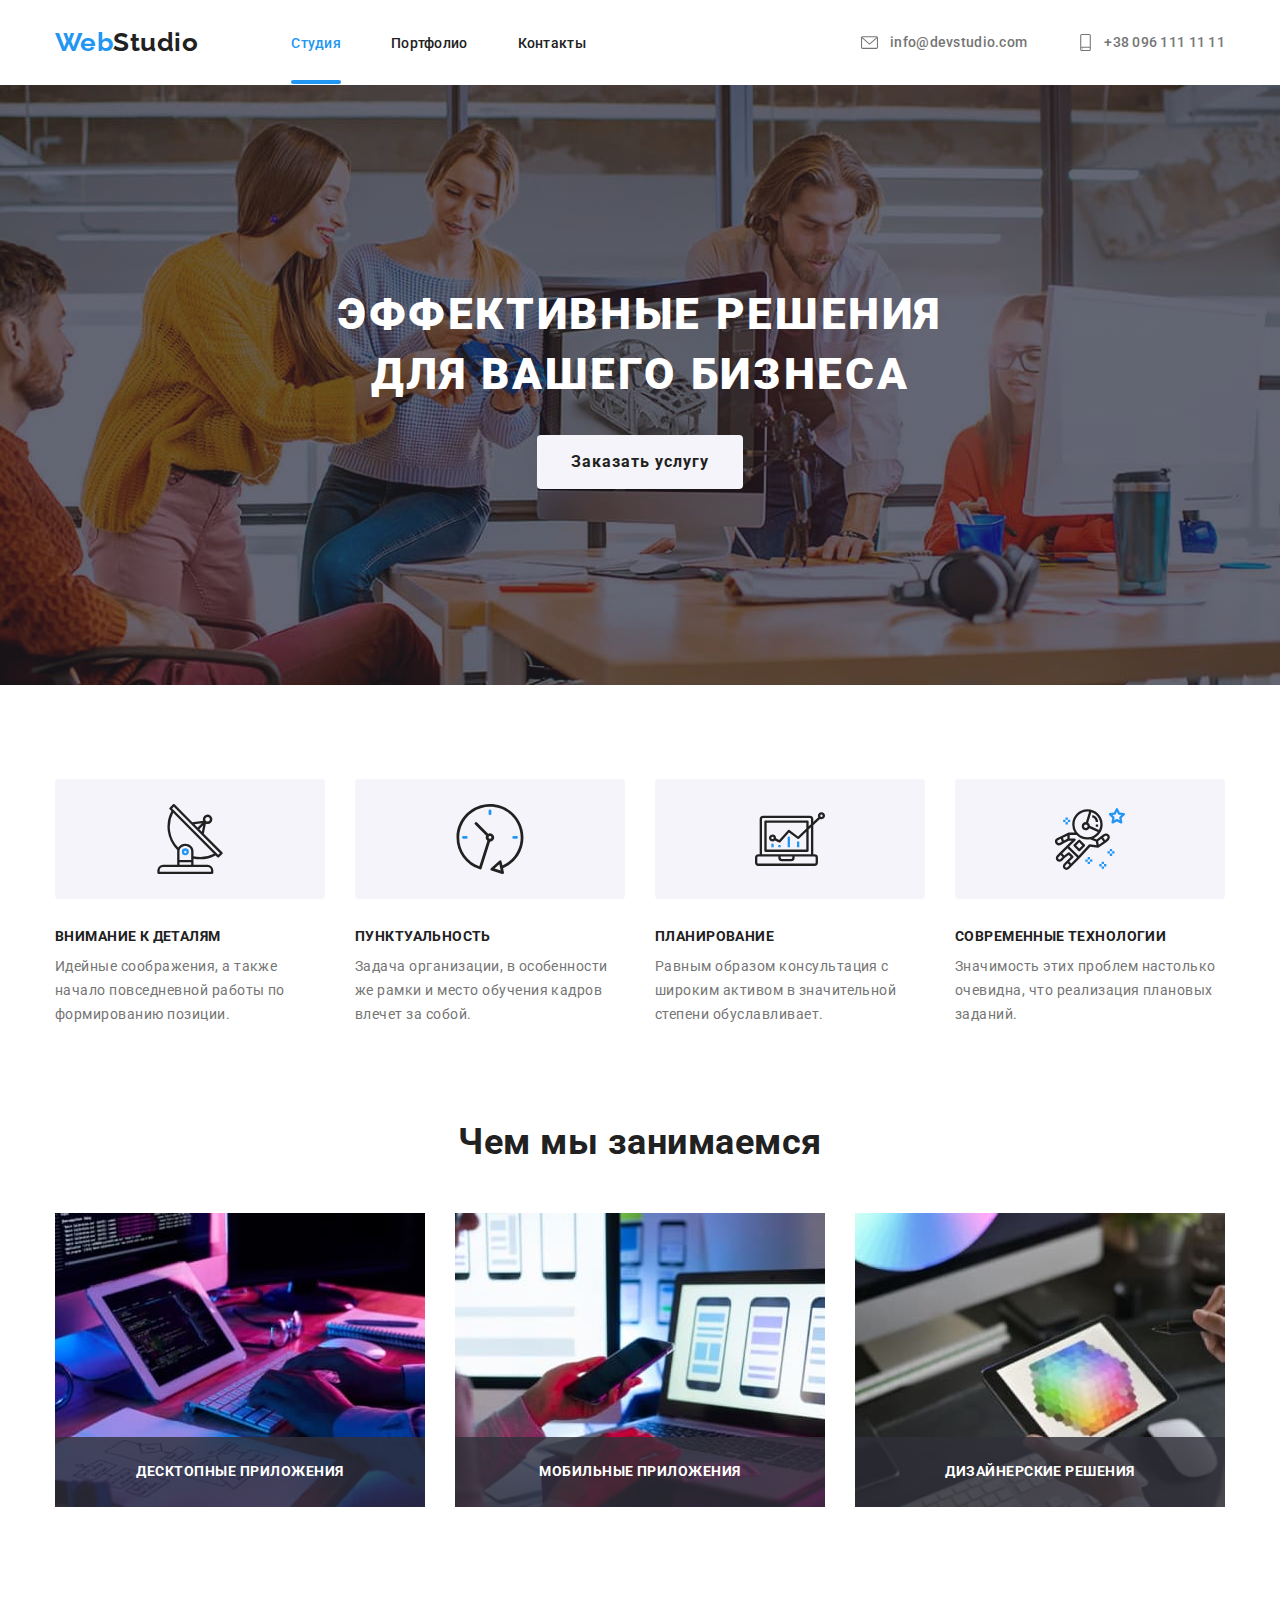
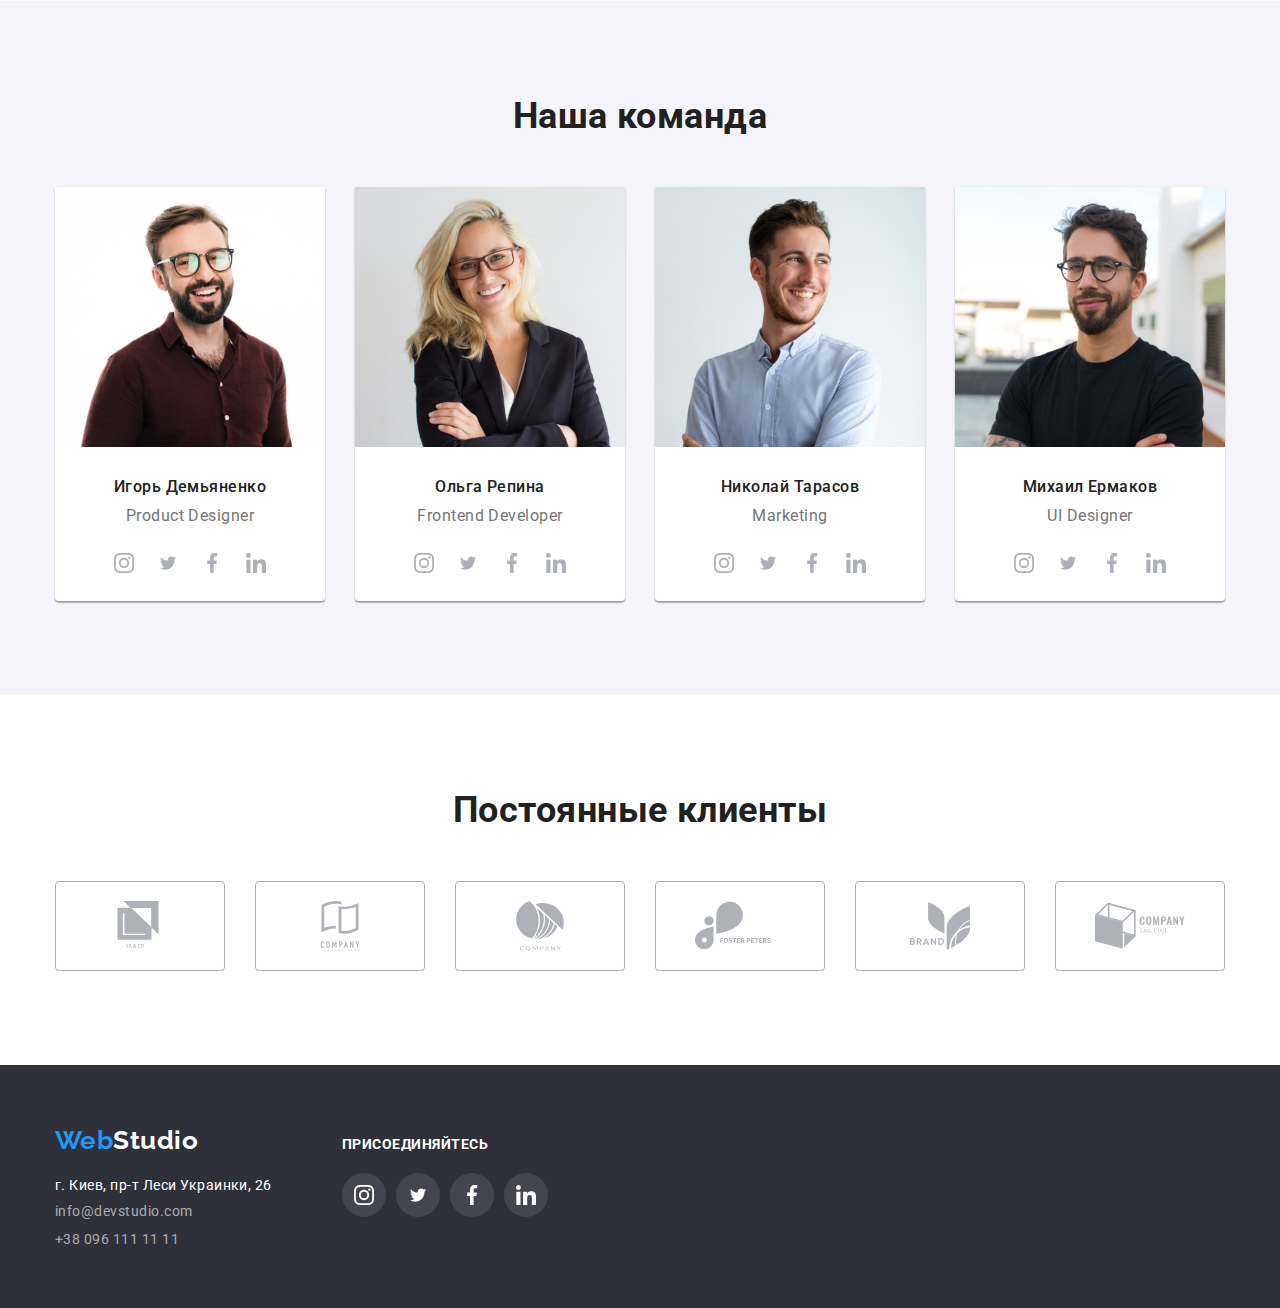
<file: index.html>
<!DOCTYPE html>
<html lang="ru-UA">
  <head>
    <meta charset="UTF-8" />
    <meta name="viewport" content="width=device-width, initial-scale=1.0" />
    <title>Document</title>
    <link
      href="https://fonts.googleapis.com/css2?family=Oleo+Script&family=Raleway:wght@700&family=Roboto:wght@400;500;700;900&display=swap"
      rel="stylesheet"
    />
    <link
      rel="stylesheet"
      href="https://cdnjs.cloudflare.com/ajax/libs/modern-normalize/1.0.0/modern-normalize.min.css"
    />
    <link rel="stylesheet" href="./css/common.css" />
    <link rel="stylesheet" href="./css/main.css" />
  </head>
  <body>
    <!-- Шапка сайта -->
    <header class="page-header">
      <div class="head-box container">
        <a href="./index.html" class="logo"
          >Web<span class="accent">Studio</span>
        </a>
        <nav class="site-nav">
          <ul class="nav-list list">
            <li class="item">
              <a href="./index.html" class="link current">Студия</a>
            </li>
            <li class="item">
              <a href="./portfolio.html" class="link">Портфолио</a>
            </li>
            <li class="item"><a href="/" class="link">Контакты</a></li>
          </ul>
        </nav>
        <ul class="header-contacts list">
          <li class="item">
            <a href="mailto:info@devstudio.com" class="mail link">
              <svg class="icon" width="21" height="17">
                <use
                  href="./pictures/icons/icomoon/sprite.svg#icon-envelope"
                ></use>
              </svg>
              info@devstudio.com
            </a>
          </li>
          <li class="item">
            <a href="tel:+380961111111" class="tel link">
              <svg class="icon" width="17" height="21">
                <use href="./pictures/icons/icomoon/sprite.svg#icon-tel"></use>
              </svg>
              +38 096 111 11 11</a
            >
          </li>
        </ul>
      </div>
    </header>
    <main>
      <!-- Герой -->
      <section class="hero">
        <h1 class="hero-title">
          Эффективные решения<br />
          для вашего бизнеса
        </h1>
        <button data-modal-open type="button" class="button">
          Заказать услугу
        </button>
      </section>
      <!-- Преймущества -->
      <section class="features section">
        <div class="features-container container">
          <h2 class="section-title visually-hidden">Преймущества</h2>

          <ul class="features-list list">
            <li class="icon-attention item">
              <div class="thumb">
                <svg class="icon" width="70" height="70">
                  <use
                    href="./pictures/icons/icomoon/sprite.svg#icon-group-1"
                  ></use>
                </svg>
              </div>
              <h3 class="list-title">Внимание к деталям</h3>
              <p class="text">
                Идейные соображения, а также начало повседневной работы по
                формированию позиции.
              </p>
            </li>

            <li class="icon-punctuality item">
              <div class="thumb">
                <svg class="icon" width="70" height="70">
                  <use
                    href="./pictures/icons/icomoon/sprite.svg#icon-group-2"
                  ></use>
                </svg>
              </div>
              <h3 class="list-title">Пунктуальность</h3>
              <p class="text">
                Задача организации, в особенности же рамки и место обучения
                кадров влечет за собой.
              </p>
            </li>

            <li class="icon-planning item">
              <div class="thumb">
                <svg class="icon" width="70" height="70">
                  <use
                    href="./pictures/icons/icomoon/sprite.svg#icon-group-3"
                  ></use>
                </svg>
              </div>
              <h3 class="list-title">Планирование</h3>
              <p class="text">
                Равным образом консультация с широким активом в значительной
                степени обуславливает.
              </p>
            </li>

            <li class="icon-tech item">
              <div class="thumb">
                <svg class="icon" width="70" height="70">
                  <use
                    href="./pictures/icons/icomoon/sprite.svg#icon-group-4"
                  ></use>
                </svg>
              </div>
              <h3 class="list-title">Современные технологии</h3>
              <p class="text">
                Значимость этих проблем настолько очевидна, что реализация
                плановых заданий.
              </p>
            </li>
          </ul>
        </div>
      </section>
      <!-- Деятельность -->
      <section class="section">
        <div class="container">
          <h2 class="section-title">Чем мы занимаемся</h2>
          <ul class="activity-list list">
            <li class="activity-thumb item">
              <img
                src="./pictures/img/programer.jpg"
                alt="Программист за роботой"
                width="370"
              />
              <div class="activity-overlay">
                <span class="activity-text">Десктопные приложения</span>
              </div>
            </li>
            <li class="activity-thumb item">
              <img
                src="./pictures/img/designer.jpg"
                alt="Веб-дизайнер за роботой над мобильным приложением"
                width="370"
              />
              <div class="activity-overlay">
                <span class="activity-text">Мобильные приложения</span>
              </div>
            </li>
            <li class="activity-thumb item">
              <img
                src="./pictures/img/creative-artist.jpg"
                alt="Креативный веб-дизайнер работает с приложением для подбора цветов"
                width="370"
              />
              <div class="activity-overlay">
                <span class="activity-text">Дизайнерские решения</span>
              </div>
            </li>
          </ul>
        </div>
      </section>
      <!-- Персонал -->
      <section class="stuff section">
        <div class="container">
          <h2 class="section-title">Наша команда</h2>

          <ul class="team list">
            <li class="item">
              <img
                src="./pictures/img/demyadenko.jpg"
                alt="Парень в очках и коричневой рубаше"
                width="270"
              />
              <div class="info">
                <h3 class="title">Игорь Демьяненко</h3>
                <p class="text">Product Designer</p>

                <ul class="networks list">
                  <li class="item">
                    <a
                      class="link"
                      target="_blank"
                      rel="noopener noreferer"
                      aria-label="Инстаграм"
                      href="#"
                    >
                      <svg class="icon insta" width="20" height="20">
                        <use
                          href="./pictures/icons/icomoon/sprite.svg#icon-footer-insta"
                        ></use>
                      </svg>
                    </a>
                  </li>
                  <li class="item">
                    <a
                      class="link"
                      target="_blank"
                      rel="noopener noreferer"
                      aria-label="Твиттер"
                      href="#"
                    >
                      <svg class="icon twitter" width="20" height="16.25">
                        <use
                          href="./pictures/icons/icomoon/sprite.svg#icon-footer-twitter"
                        ></use>
                      </svg>
                    </a>
                  </li>
                  <li class="item">
                    <a
                      class="link"
                      target="_blank"
                      rel="noopener noreferer"
                      aria-label="Фейсбук"
                      href="#"
                    >
                      <svg class="icon fb" width="20" height="20">
                        <use
                          href="./pictures/icons/icomoon/sprite.svg#icon-footer-fb"
                        ></use>
                      </svg>
                    </a>
                  </li>
                  <li class="item">
                    <a
                      class="link"
                      target="_blank"
                      rel="noopener noreferer"
                      aria-label="Линкэдин"
                      href="#"
                    >
                      <svg class="icon in" width="20" height="20">
                        <use
                          href="./pictures/icons/icomoon/sprite.svg#icon-footer-in"
                        ></use>
                      </svg>
                    </a>
                  </li>
                </ul>
              </div>
            </li>

            <li class="item">
              <img
                src="./pictures/img/repina.jpg"
                alt="Светловолосая девушка в очках"
                width="270"
              />

              <div class="info">
                <h3 class="title">Ольга Репина</h3>
                <p class="text">Frontend Developer</p>

                <ul class="networks list">
                  <li class="item">
                    <a
                      class="link"
                      target="_blank"
                      rel="noopener noreferer"
                      aria-label="Инстаграм"
                      href="#"
                    >
                      <svg class="icon insta" width="20" height="20">
                        <use
                          href="./pictures/icons/icomoon/sprite.svg#icon-footer-insta"
                        ></use>
                      </svg>
                    </a>
                  </li>
                  <li class="item">
                    <a
                      class="link"
                      target="_blank"
                      rel="noopener noreferer"
                      aria-label="Твиттер"
                      href="#"
                    >
                      <svg class="icon twitter" width="20" height="16.25">
                        <use
                          href="./pictures/icons/icomoon/sprite.svg#icon-footer-twitter"
                        ></use>
                      </svg>
                    </a>
                  </li>
                  <li class="item">
                    <a
                      class="link"
                      target="_blank"
                      rel="noopener noreferer"
                      aria-label="Фейсбук"
                      href="#"
                    >
                      <svg class="icon fb" width="20" height="20">
                        <use
                          href="./pictures/icons/icomoon/sprite.svg#icon-footer-fb"
                        ></use>
                      </svg>
                    </a>
                  </li>
                  <li class="item">
                    <a
                      class="link"
                      target="_blank"
                      rel="noopener noreferer"
                      aria-label="Линкэдин"
                      href="#"
                    >
                      <svg class="icon in" width="20" height="20">
                        <use
                          href="./pictures/icons/icomoon/sprite.svg#icon-footer-in"
                        ></use>
                      </svg>
                    </a>
                  </li>
                </ul>
              </div>
            </li>

            <li class="item">
              <img
                src="./pictures/img/tarasov.jpg"
                alt="Парень в голубой рубашке"
                width="270"
              />
              <div class="info">
                <h3 class="title">Николай Тарасов</h3>
                <p class="text">Marketing</p>

                <ul class="networks list">
                  <li class="item">
                    <a
                      class="link"
                      target="_blank"
                      rel="noopener noreferer"
                      aria-label="Инстаграм"
                      href="#"
                    >
                      <svg class="icon insta" width="20" height="20">
                        <use
                          href="./pictures/icons/icomoon/sprite.svg#icon-footer-insta"
                        ></use>
                      </svg>
                    </a>
                  </li>
                  <li class="item">
                    <a
                      class="link"
                      target="_blank"
                      rel="noopener noreferer"
                      aria-label="Твиттер"
                      href="#"
                    >
                      <svg class="icon twitter" width="20" height="16.25">
                        <use
                          href="./pictures/icons/icomoon/sprite.svg#icon-footer-twitter"
                        ></use>
                      </svg>
                    </a>
                  </li>
                  <li class="item">
                    <a
                      class="link"
                      target="_blank"
                      rel="noopener noreferer"
                      aria-label="Фейсбук"
                      href="#"
                    >
                      <svg class="icon fb" width="20" height="20">
                        <use
                          href="./pictures/icons/icomoon/sprite.svg#icon-footer-fb"
                        ></use>
                      </svg>
                    </a>
                  </li>
                  <li class="item">
                    <a
                      class="link"
                      target="_blank"
                      rel="noopener noreferer"
                      aria-label="Линкэдин"
                      href="#"
                    >
                      <svg class="icon in" width="20" height="20">
                        <use
                          href="./pictures/icons/icomoon/sprite.svg#icon-footer-in"
                        ></use>
                      </svg>
                    </a>
                  </li>
                </ul>
              </div>
            </li>

            <li class="item">
              <img
                src="./pictures/img/yermakov.jpg"
                alt="Парень с бородой и в очках"
                width="270"
              />

              <div class="info">
                <h3 class="title">Михаил Ермаков</h3>
                <p class="text">UI Designer</p>

                <ul class="networks list">
                  <li class="item">
                    <a
                      class="link"
                      target="_blank"
                      rel="noopener noreferer"
                      aria-label="Инстаграм"
                      href="#"
                    >
                      <svg class="icon insta" width="20" height="20">
                        <use
                          href="./pictures/icons/icomoon/sprite.svg#icon-footer-insta"
                        ></use>
                      </svg>
                    </a>
                  </li>
                  <li class="item">
                    <a
                      class="link"
                      target="_blank"
                      rel="noopener noreferer"
                      aria-label="Твиттер"
                      href="#"
                    >
                      <svg class="icon twitter" width="20" height="16.25">
                        <use
                          href="./pictures/icons/icomoon/sprite.svg#icon-footer-twitter"
                        ></use>
                      </svg>
                    </a>
                  </li>
                  <li class="item">
                    <a
                      class="link"
                      target="_blank"
                      rel="noopener noreferer"
                      aria-label="Фейсбук"
                      href="#"
                    >
                      <svg class="icon fb" width="20" height="20">
                        <use
                          href="./pictures/icons/icomoon/sprite.svg#icon-footer-fb"
                        ></use>
                      </svg>
                    </a>
                  </li>
                  <li class="item">
                    <a
                      class="link"
                      target="_blank"
                      rel="noopener noreferer"
                      aria-label="Линкэдин"
                      href="#"
                    >
                      <svg class="icon in" width="20" height="20">
                        <use
                          href="./pictures/icons/icomoon/sprite.svg#icon-footer-in"
                        ></use>
                      </svg>
                    </a>
                  </li>
                </ul>
              </div>
            </li>
          </ul>
        </div>
      </section>
      <!-- Клиенты -->
      <section class="section">
        <div class="container">
          <h2 class="section-title">Постоянные клиенты</h2>

          <ul class="clients-list list">
            <li class="item">
              <div class="clients-box">
                <a
                  class="link"
                  target="_blank"
                  rel="noopener noreferer"
                  href="#"
                >
                  <svg class="icon fix-size-company" width="170" height="90">
                    <use
                      href="./pictures/icons/icomoon/sprite.svg#icon-company-1"
                    ></use>
                  </svg>
                </a>
              </div>
            </li>

            <li class="item">
              <div class="clients-box">
                <a
                  class="link"
                  target="_blank"
                  rel="noopener noreferer"
                  href="#"
                >
                  <svg class="icon fix-size-company" width="170" height="90">
                    <use
                      href="./pictures/icons/icomoon/sprite.svg#icon-company-2"
                    ></use>
                  </svg>
                </a>
              </div>
            </li>

            <li class="item">
              <div class="clients-box">
                <a
                  class="link"
                  target="_blank"
                  rel="noopener noreferer"
                  href="#"
                >
                  <svg class="icon fix-size-company" width="170" height="90">
                    <use
                      href="./pictures/icons/icomoon/sprite.svg#icon-company-3"
                    ></use>
                  </svg>
                </a>
              </div>
            </li>

            <li class="item">
              <div class="clients-box">
                <a
                  class="link"
                  target="_blank"
                  rel="noopener noreferer"
                  href="#"
                >
                  <svg class="icon" width="170" height="90">
                    <use
                      href="./pictures/icons/icomoon/sprite.svg#icon-company-4"
                    ></use>
                  </svg>
                </a>
              </div>
            </li>

            <li class="item">
              <div class="clients-box">
                <a
                  class="link"
                  target="_blank"
                  rel="noopener noreferer"
                  href="#"
                >
                  <svg class="icon fix-size-company-5" width="170" height="90">
                    <use
                      href="./pictures/icons/icomoon/sprite.svg#icon-company-5"
                    ></use>
                  </svg>
                </a>
              </div>
            </li>

            <li class="item">
              <div class="clients-box">
                <a
                  class="link"
                  target="_blank"
                  rel="noopener noreferer"
                  href="#"
                >
                  <svg class="icon" width="170" height="90">
                    <use
                      href="./pictures/icons/icomoon/sprite.svg#icon-company-6"
                    ></use>
                  </svg>
                </a>
              </div>
            </li>
          </ul>
        </div>
      </section>
    </main>
    <!-- Подвал -->
    <footer class="basement">
      <div class="footer-box container">
        <div class="contacts-box">
          <a href="./index.html" class="footer-logo"
            >Web<span class="accent">Studio</span></a
          >

          <address class="footer-contacts">
            <a
              href="https://goo.gl/maps/JCMvUqQt4Z2m48do7"
              target="_blank"
              rel="noopener noreferer"
              class="address"
              >г. Киев, пр-т Леси Украинки, 26</a
            >
            <ul class="site-contacts list">
              <li class="item">
                <a href="mailto:info@devstudio.com" class="link"
                  >info@devstudio.com</a
                >
                <br />
              </li>
              <li class="item">
                <a href="tel:+380961111111" class="link">+38 096 111 11 11</a>
              </li>
            </ul>
          </address>
        </div>

        <div>
          <b class="networks-title">присоединяйтесь</b>
          <ul class="footer-networks list">
            <li class="item">
              <a
                class="link"
                target="_blank"
                rel="noopener noreferer"
                aria-label="Инстаграм"
                href="#"
              >
                <svg class="icon insta" width="20" height="20">
                  <use
                    href="./pictures/icons/icomoon/sprite.svg#icon-footer-insta"
                  ></use>
                </svg>
              </a>
            </li>
            <li class="item">
              <a
                class="link"
                target="_blank"
                rel="noopener noreferer"
                aria-label="Твиттер"
                href="#"
              >
                <svg class="icon twitter" width="20" height="16.25">
                  <use
                    href="./pictures/icons/icomoon/sprite.svg#icon-footer-twitter"
                  ></use>
                </svg>
              </a>
            </li>
            <li class="item">
              <a
                class="link"
                target="_blank"
                rel="noopener noreferer"
                aria-label="Фейсбук"
                href="#"
              >
                <svg class="icon fb" width="20" height="20">
                  <use
                    href="./pictures/icons/icomoon/sprite.svg#icon-footer-fb"
                  ></use>
                </svg>
              </a>
            </li>
            <li class="item">
              <a
                class="link"
                target="_blank"
                rel="noopener noreferer"
                aria-label="Линкэдин"
                href="#"
              >
                <svg class="icon in" width="20" height="20">
                  <use
                    href="./pictures/icons/icomoon/sprite.svg#icon-footer-in"
                  ></use>
                </svg>
              </a>
            </li>
          </ul>
        </div>
      </div>
    </footer>
    <div data-modal class="backdrop is-hidden">
      <div class="modal">
        <button class="modal-btn" data-modal-close>
          <svg class="icon-close" width="11" height="11">
            <use href="./pictures/icons/icomoon2/close.svg#icon-close"></use>
          </svg>
        </button>
      </div>
    </div>
    <script src="./js/modal.js"></script>
  </body>
</html>
</file>
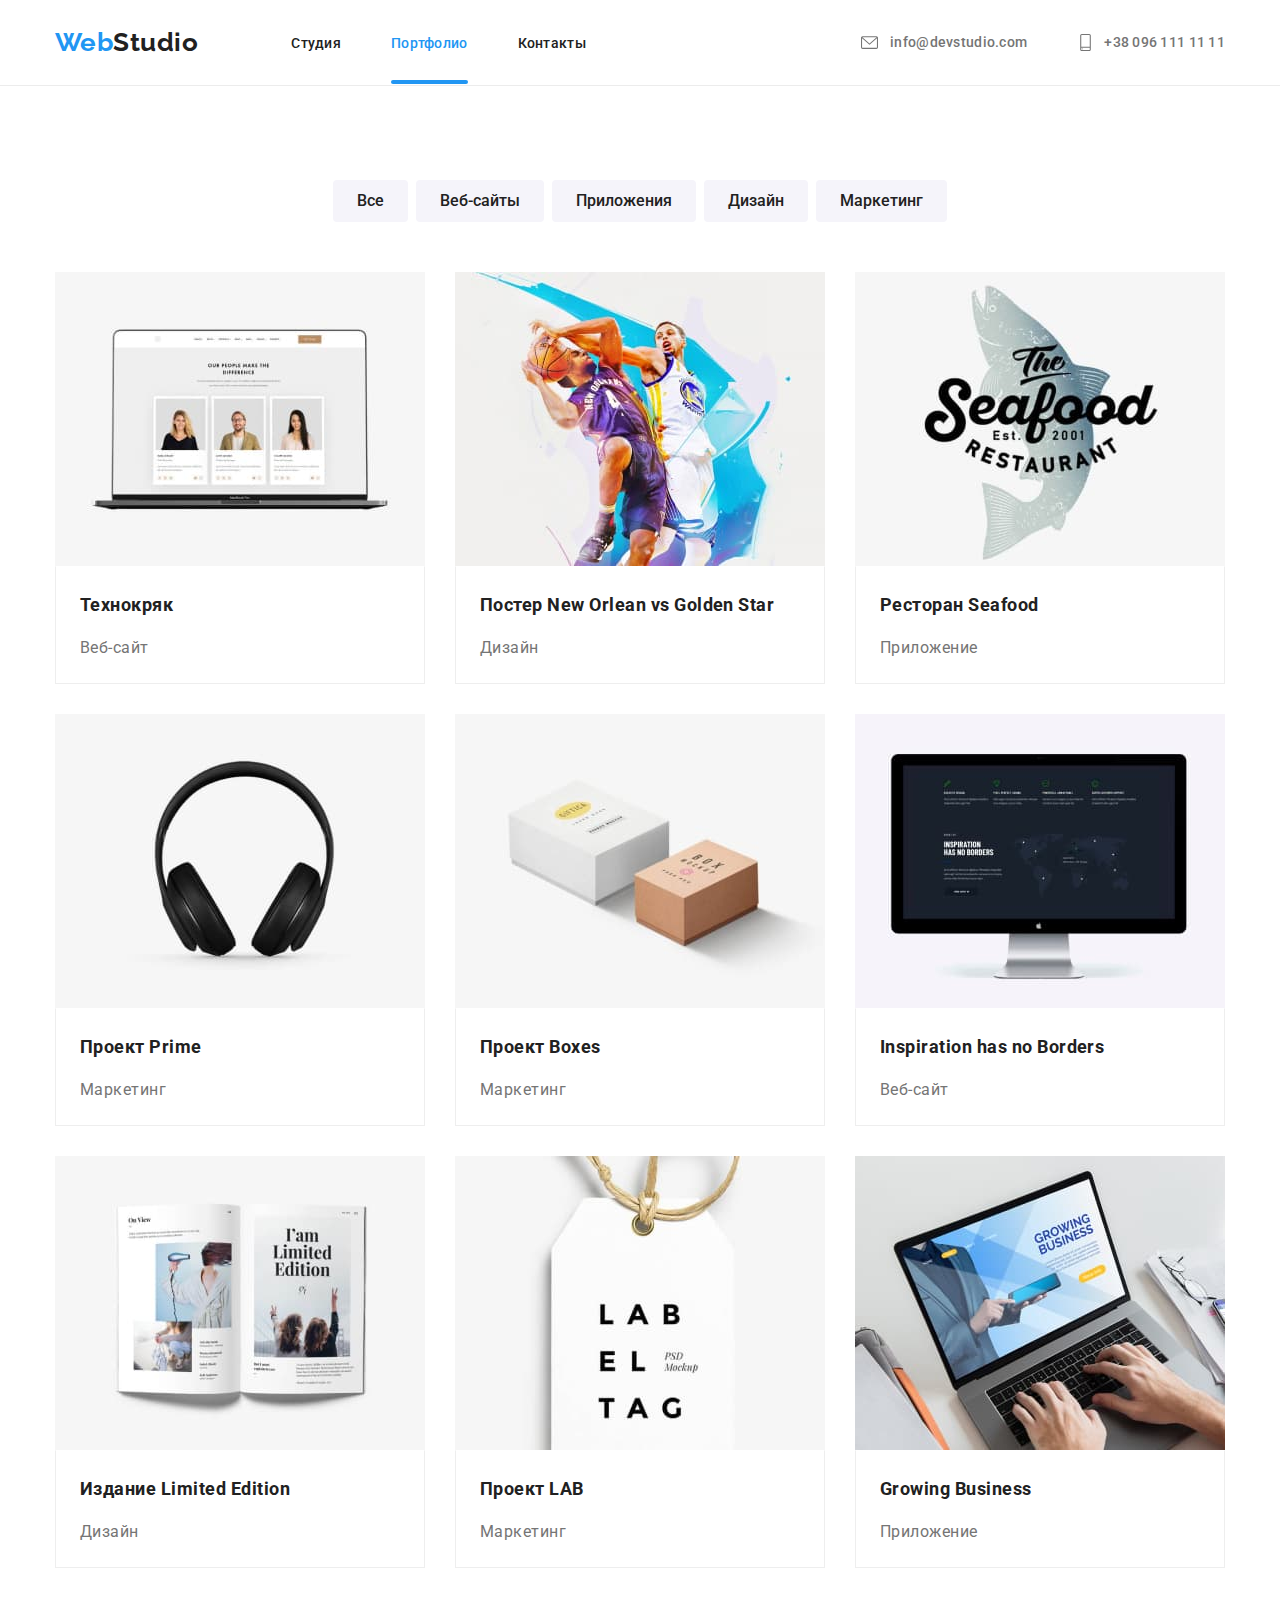
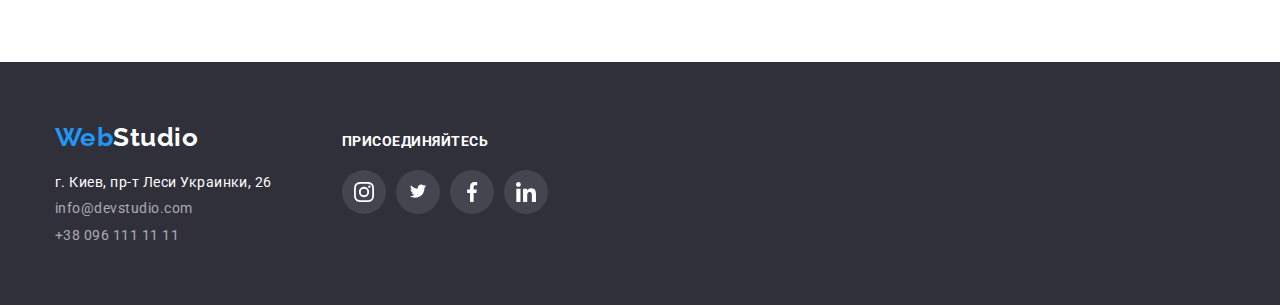
<file: portfolio.html>
<!DOCTYPE html>
<html lang="ru-UA">
  <head>
    <meta charset="UTF-8" />
    <meta name="viewport" content="width=device-width, initial-scale=1.0" />
    <title>Document</title>
    <link
      href="https://fonts.googleapis.com/css2?family=Oleo+Script&family=Raleway:wght@700&family=Roboto:wght@400;500;700;900&display=swap"
      rel="stylesheet"
    />
    <link
      rel="stylesheet"
      href="https://cdnjs.cloudflare.com/ajax/libs/modern-normalize/1.0.0/modern-normalize.min.css"
    />
    <link rel="stylesheet" href="./css/common.css" />
    <link rel="stylesheet" href="./css/portfolio.css" />
  </head>
  <body>
    <!-- Шапка сайта -->
    <header class="page-header portfolio-header">
      <div class="head-box container">
        <a href="./index.html" class="logo"
          >Web<span class="accent">Studio</span>
        </a>
        <nav class="site-nav">
          <ul class="nav-list list">
            <li class="item">
              <a href="./index.html" class="link">Студия</a>
            </li>
            <li class="item">
              <a href="./portfolio.html" class="link current">Портфолио</a>
            </li>
            <li class="item"><a href="/" class="link">Контакты</a></li>
          </ul>
        </nav>
        <ul class="header-contacts list">
          <li class="item">
            <a href="mailto:info@devstudio.com" class="mail link">
              <svg class="icon" width="21" height="17">
                <use
                  href="./pictures/icons/icomoon/sprite.svg#icon-envelope"
                ></use>
              </svg>
              info@devstudio.com
            </a>
          </li>
          <li class="item">
            <a href="tel:+380961111111" class="tel link">
              <svg class="icon" width="17" height="21">
                <use href="./pictures/icons/icomoon/sprite.svg#icon-tel"></use>
              </svg>
              +38 096 111 11 11</a
            >
          </li>
        </ul>
      </div>
    </header>
    <main>
      <!-- Основний контент  -->
      <section class="portfolio section">
        <div class="container">
          <h1 class="portfolio-tittle visually-hidden">Портфолио</h1>
          <ul class="filter list">
            <li class="item">
              <button type="button" class="filter-button">Все</button>
            </li>
            <li class="item">
              <button type="button" class="filter-button">Веб-сайты</button>
            </li>
            <li class="item">
              <button type="button" class="filter-button">Приложения</button>
            </li>
            <li class="item">
              <button type="button" class="filter-button">Дизайн</button>
            </li>
            <li class="item">
              <button type="button" class="filter-button">Маркетинг</button>
            </li>
          </ul>

          <ul class="main-content list">
            <li class="item">
              <a class="link" target="_blank" rel="noopener noreferer" href="#">
                <div class="thumb">
                  <img
                    class="picture"
                    src="./pictures/portfolio-img/laptop.jpg"
                    alt="Ноутбук"
                    width="370"
                  />
                  <div class="overlay">
                    <p class="text">
                      Технокряк это современная площадка распространения
                      коронавируса. Компании используют эту платформу для
                      цифрового шпионажа и атак на защищённые сервера
                      конкурентов.
                    </p>
                  </div>
                </div>

                <div class="description">
                  <h2 class="title">Технокряк</h2>
                  <p class="text">Веб-сайт</p>
                </div></a
              >
            </li>

            <li class="item">
              <a class="link" target="_blank" rel="noopener noreferer" href="#">
                <div class="thumb">
                  <img
                    class="picture"
                    src="./pictures/portfolio-img/basketball.jpg"
                    alt="Два баскетболиста в борьбе за мяч"
                    width="370"
                  />
                  <div class="overlay">
                    <p class="text">
                      Технокряк это современная площадка распространения
                      коронавируса. Компании используют эту платформу для
                      цифрового шпионажа и атак на защищённые сервера
                      конкурентов.
                    </p>
                  </div>
                </div>
                <div class="description">
                  <h2 class="title">Постер New Orlean vs Golden Star</h2>
                  <p class="text">Дизайн</p>
                </div>
              </a>
            </li>

            <li class="item">
              <a class="link" target="_blank" rel="noopener noreferer" href="#">
                <div class="thumb">
                  <img
                    class="picture"
                    src="./pictures/portfolio-img/seafood.jpg"
                    alt="Логотип ресторана Seafood"
                    width="370"
                  />
                  <div class="overlay">
                    <p class="text">
                      Технокряк это современная площадка распространения
                      коронавируса. Компании используют эту платформу для
                      цифрового шпионажа и атак на защищённые сервера
                      конкурентов.
                    </p>
                  </div>
                </div>

                <div class="description">
                  <h2 class="title">Ресторан Seafood</h2>
                  <p class="text">Приложение</p>
                </div></a
              >
            </li>

            <li class="item">
              <a class="link" target="_blank" rel="noopener noreferer" href="#">
                <div class="thumb">
                  <img
                    class="picture"
                    src="./pictures/portfolio-img/earphones.jpg"
                    alt="Большие наушники"
                    width="370"
                  />
                  <div class="overlay">
                    <p class="text">
                      Технокряк это современная площадка распространения
                      коронавируса. Компании используют эту платформу для
                      цифрового шпионажа и атак на защищённые сервера
                      конкурентов.
                    </p>
                  </div>
                </div>

                <div class="description">
                  <h2 class="title">Проект Prime</h2>
                  <p class="text">Маркетинг</p>
                </div></a
              >
            </li>

            <li class="item">
              <a class="link" target="_blank" rel="noopener noreferer" href="#">
                <div class="thumb">
                  <img
                    class="picture"
                    src="./pictures/portfolio-img/boxes.jpg"
                    alt="Две коробки"
                    width="370"
                  />
                  <div class="overlay">
                    <p class="text">
                      Технокряк это современная площадка распространения
                      коронавируса. Компании используют эту платформу для
                      цифрового шпионажа и атак на защищённые сервера
                      конкурентов.
                    </p>
                  </div>
                </div>

                <div class="description">
                  <h2 class="title">Проект Boxes</h2>
                  <p class="text">Маркетинг</p>
                </div></a
              >
            </li>

            <li class="item">
              <a class="link" target="_blank" rel="noopener noreferer" href="#">
                <div class="thumb">
                  <img
                    class="picture"
                    src="./pictures/portfolio-img/display.jpg"
                    alt="Монитор"
                    width="370"
                  />
                  <div class="overlay">
                    <p class="text">
                      Технокряк это современная площадка распространения
                      коронавируса. Компании используют эту платформу для
                      цифрового шпионажа и атак на защищённые сервера
                      конкурентов.
                    </p>
                  </div>
                </div>

                <div class="description">
                  <h2 class="title">Inspiration has no Borders</h2>
                  <p class="text">Веб-сайт</p>
                </div></a
              >
            </li>

            <li class="item">
              <a class="link" target="_blank" rel="noopener noreferer" href="#">
                <div class="thumb">
                  <img
                    class="picture"
                    src="./pictures/portfolio-img/book.jpg"
                    alt="Открытая книга"
                    width="370"
                  />
                  <div class="overlay">
                    <p class="text">
                      Технокряк это современная площадка распространения
                      коронавируса. Компании используют эту платформу для
                      цифрового шпионажа и атак на защищённые сервера
                      конкурентов.
                    </p>
                  </div>
                </div>

                <div class="description">
                  <h2 class="title">Издание Limited Edition</h2>
                  <p class="text">Дизайн</p>
                </div></a
              >
            </li>
            <li class="item">
              <a class="link" target="_blank" rel="noopener noreferer" href="#">
                <div class="thumb">
                  <img
                    class="picture"
                    src="./pictures/portfolio-img/label.jpg"
                    alt="Бирка"
                    width="370"
                  />
                  <div class="overlay">
                    <p class="text">
                      Технокряк это современная площадка распространения
                      коронавируса. Компании используют эту платформу для
                      цифрового шпионажа и атак на защищённые сервера
                      конкурентов.
                    </p>
                  </div>
                </div>

                <div class="description">
                  <h2 class="title">Проект LAB</h2>
                  <p class="text">Маркетинг</p>
                </div></a
              >
            </li>
            <li class="item">
              <a class="link" target="_blank" rel="noopener noreferer" href="#">
                <div class="thumb">
                  <img
                    class="picture"
                    src="./pictures/portfolio-img/typing-laptop.jpg"
                    alt="Кто-то печатает на ноутбуке"
                    width="370"
                  />
                  <div class="overlay">
                    <p class="text">
                      Технокряк это современная площадка распространения
                      коронавируса. Компании используют эту платформу для
                      цифрового шпионажа и атак на защищённые сервера
                      конкурентов.
                    </p>
                  </div>
                </div>

                <div class="description">
                  <h2 class="title">Growing Business</h2>
                  <p class="text">Приложение</p>
                </div></a
              >
            </li>
          </ul>
        </div>
      </section>
    </main>
    <!-- Подвал -->
    <footer class="basement">
      <div class="footer-box container">
        <div class="contacts-box">
          <a href="./index.html" class="footer-logo"
            >Web<span class="accent">Studio</span></a
          >

          <address class="footer-contacts">
            <a
              href="https://goo.gl/maps/JCMvUqQt4Z2m48do7"
              target="_blank"
              rel="noopener noreferer"
              class="address"
              >г. Киев, пр-т Леси Украинки, 26</a
            >
            <ul class="site-contacts list">
              <li class="item">
                <a href="mailto:info@devstudio.com" class="link"
                  >info@devstudio.com</a
                >
                <br />
              </li>
              <li class="item">
                <a href="tel:+380961111111" class="link">+38 096 111 11 11</a>
              </li>
            </ul>
          </address>
        </div>

        <div>
          <b class="networks-title">присоединяйтесь</b>
          <ul class="footer-networks list">
            <li class="item">
              <a
                class="link"
                target="_blank"
                rel="noopener noreferer"
                aria-label="Инстаграм"
                href="#"
              >
                <svg class="icon insta" width="20" height="20">
                  <use
                    href="./pictures/icons/icomoon/sprite.svg#icon-footer-insta"
                  ></use>
                </svg>
              </a>
            </li>
            <li class="item">
              <a
                class="link"
                target="_blank"
                rel="noopener noreferer"
                aria-label="Твиттер"
                href="#"
              >
                <svg class="icon twitter" width="20" height="16.25">
                  <use
                    href="./pictures/icons/icomoon/sprite.svg#icon-footer-twitter"
                  ></use>
                </svg>
              </a>
            </li>
            <li class="item">
              <a
                class="link"
                target="_blank"
                rel="noopener noreferer"
                aria-label="Фейсбук"
                href="#"
              >
                <svg class="icon fb" width="20" height="20">
                  <use
                    href="./pictures/icons/icomoon/sprite.svg#icon-footer-fb"
                  ></use>
                </svg>
              </a>
            </li>
            <li class="item">
              <a
                class="link"
                target="_blank"
                rel="noopener noreferer"
                aria-label="Линкэдин"
                href="#"
              >
                <svg class="icon in" width="20" height="20">
                  <use
                    href="./pictures/icons/icomoon/sprite.svg#icon-footer-in"
                  ></use>
                </svg>
              </a>
            </li>
          </ul>
        </div>
      </div>
    </footer>
  </body>
</html>
</file>
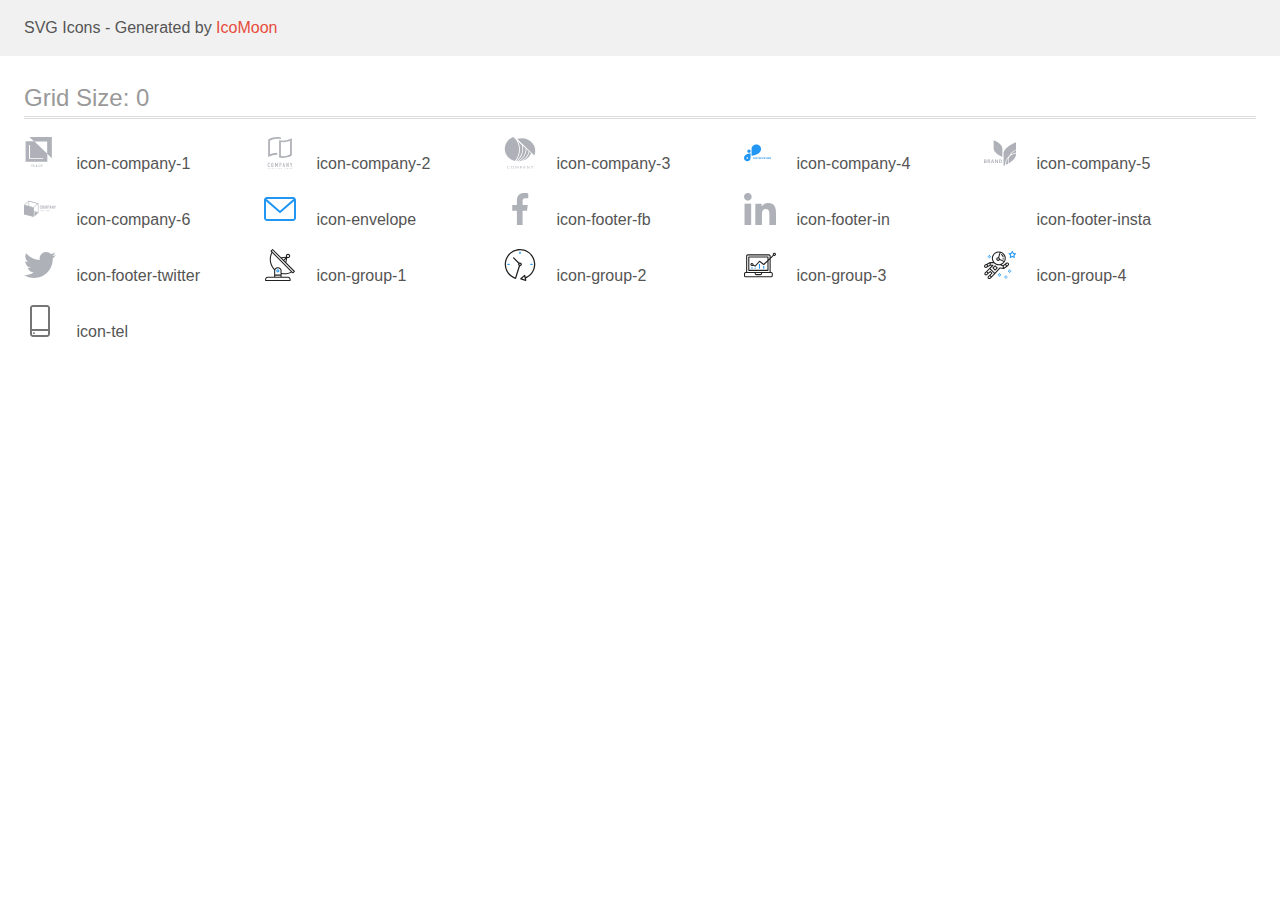
<file: pictures/icons/icomoon/demo.html>
<!doctype html>
<html>
<head>
    <title>IcoMoon - SVG Icons</title>
    <meta charset="utf-8">
    <meta name="viewport" content="width=device-width, initial-scale=1">
    <link rel="stylesheet" href="demo-files/demo.css">
    <link rel="stylesheet" href="style.css">
</head>
<body>
<svg aria-hidden="true" style="position: absolute; width: 0; height: 0; overflow: hidden;" version="1.1" xmlns="http://www.w3.org/2000/svg" xmlns:xlink="http://www.w3.org/1999/xlink">
<defs>
<symbol id="icon-company-1" viewBox="0 0 32 32">
<path fill="#afb1b8" style="fill: var(--color1, #afb1b8)" d="M5.44 0l4.677 4.428h13.046v12.351l4.677 4.428v-21.206h-22.4z"></path>
<path fill="#afb1b8" style="fill: var(--color1, #afb1b8)" d="M1.6 4.241v20.6h21.76v-8.188l-13.105-12.406-8.655-0.005zM19.215 21.828h-14.172v-13.854h1.002v12.916h13.17v0.938z"></path>
<path fill="#afb1b8" style="fill: var(--color1, #afb1b8)" d="M7.866 28.662l0.523-1.078h0.438l-0.762 1.438v0.837h-0.397v-0.837l-0.764-1.438h0.439l0.523 1.078zM10.113 29.329h-0.881l-0.184 0.53h-0.411l0.859-2.275h0.355l0.861 2.275h-0.412l-0.186-0.53zM9.343 29.010h0.659l-0.33-0.944-0.33 0.944zM11.671 29.244c0-0.105 0.029-0.202 0.086-0.289 0.057-0.089 0.17-0.193 0.339-0.314-0.088-0.111-0.151-0.206-0.186-0.284s-0.052-0.154-0.052-0.227c0-0.178 0.054-0.319 0.162-0.422s0.254-0.156 0.438-0.156c0.166 0 0.301 0.049 0.406 0.147 0.106 0.097 0.159 0.217 0.159 0.361 0 0.095-0.024 0.182-0.072 0.262-0.048 0.079-0.127 0.158-0.236 0.238l-0.155 0.113 0.439 0.519c0.064-0.125 0.095-0.264 0.095-0.417h0.33c0 0.28-0.066 0.51-0.197 0.689l0.334 0.395h-0.441l-0.128-0.152c-0.162 0.122-0.356 0.183-0.581 0.183s-0.405-0.059-0.541-0.178c-0.134-0.12-0.202-0.276-0.202-0.467zM12.424 29.587c0.128 0 0.248-0.043 0.359-0.128l-0.497-0.586-0.048 0.034c-0.125 0.095-0.188 0.203-0.188 0.325 0 0.105 0.034 0.191 0.102 0.256s0.158 0.098 0.272 0.098zM12.215 28.121c0 0.087 0.054 0.197 0.161 0.33l0.173-0.119 0.048-0.039c0.065-0.057 0.097-0.131 0.097-0.22 0-0.059-0.022-0.11-0.067-0.152-0.045-0.043-0.102-0.064-0.17-0.064-0.074 0-0.133 0.025-0.177 0.075s-0.066 0.113-0.066 0.189zM16.348 29.118c-0.023 0.243-0.113 0.432-0.269 0.569-0.156 0.135-0.364 0.203-0.623 0.203-0.181 0-0.341-0.043-0.48-0.128-0.137-0.086-0.244-0.209-0.319-0.367s-0.114-0.342-0.117-0.552v-0.212c0-0.215 0.038-0.404 0.114-0.567s0.185-0.29 0.327-0.378c0.143-0.088 0.307-0.133 0.494-0.133 0.251 0 0.453 0.068 0.606 0.205s0.242 0.329 0.267 0.578h-0.394c-0.019-0.164-0.067-0.281-0.144-0.353-0.076-0.073-0.188-0.109-0.336-0.109-0.172 0-0.304 0.063-0.397 0.189-0.092 0.125-0.139 0.309-0.141 0.552v0.202c0 0.246 0.044 0.433 0.131 0.563s0.218 0.194 0.387 0.194c0.155 0 0.272-0.035 0.35-0.105s0.128-0.186 0.148-0.348h0.394zM18.518 28.78c0 0.223-0.039 0.419-0.116 0.588-0.077 0.168-0.188 0.297-0.331 0.388-0.143 0.090-0.307 0.134-0.494 0.134-0.184 0-0.349-0.045-0.494-0.134-0.144-0.091-0.255-0.219-0.334-0.386-0.078-0.167-0.118-0.359-0.119-0.576v-0.128c0-0.222 0.039-0.418 0.117-0.588 0.079-0.17 0.19-0.299 0.333-0.389 0.144-0.091 0.308-0.136 0.494-0.136s0.349 0.045 0.492 0.134c0.144 0.088 0.255 0.217 0.333 0.384s0.118 0.361 0.119 0.583v0.127zM18.122 28.662c0-0.252-0.048-0.445-0.144-0.58-0.095-0.134-0.23-0.202-0.405-0.202-0.171 0-0.305 0.067-0.402 0.202-0.096 0.133-0.145 0.322-0.147 0.567v0.131c0 0.25 0.048 0.443 0.145 0.58 0.098 0.136 0.233 0.205 0.406 0.205 0.175 0 0.309-0.067 0.403-0.2 0.095-0.133 0.142-0.328 0.142-0.584v-0.119z"></path>
</symbol>
<symbol id="icon-company-2" viewBox="0 0 32 32">
<path fill="#afb1b8" style="fill: var(--color1, #afb1b8)" d="M14.14 1.806h0.084c0.156 0 0.324 0.016 0.49 0.030 0.734 0.052 1.463 0.162 2.179 0.329v-1.762c-0.738-0.185-1.491-0.305-2.25-0.358-0.288-0.022-0.595-0.036-0.909-0.044h-0.263c-1.523 0.006-3.039 0.201-4.515 0.582-1.68 0.419-3.293 1.075-4.79 1.948v17.475c1.442-0.783 2.976-1.381 4.566-1.779 1.256-0.32 2.539-0.517 3.833-0.588h0.051c0.216-0.011 0.433-0.017 0.655-0.019v-1.79c-1.681 0.022-3.353 0.244-4.982 0.662-0.602 0.157-1.185 0.325-1.731 0.513l-0.623 0.211v-13.625l0.266-0.128c2.032-0.963 4.229-1.524 6.471-1.651 0.019-0.001 0.037-0.001 0.056 0 0.248-0.013 0.497-0.019 0.741-0.019h0.28c0.129 0.003 0.258 0.006 0.388 0.014z"></path>
<path fill="#afb1b8" style="fill: var(--color1, #afb1b8)" d="M18.53 3.651c-0.409 0-0.814-0.014-1.205-0.044-0.467-0.034-0.947-0.091-1.401-0.167-0.277-0.047-0.55-0.103-0.814-0.164v17.275c1.12 0.277 2.271 0.413 3.425 0.404 1.523-0.006 3.039-0.201 4.515-0.581 1.68-0.42 3.294-1.075 4.792-1.948v-17.163c-1.442 0.783-2.975 1.381-4.564 1.781-1.551 0.398-3.145 0.603-4.747 0.609zM25.437 3.95l0.623-0.21v13.63l-0.266 0.128c-1.021 0.486-2.087 0.869-3.184 1.144-1.331 0.344-2.7 0.522-4.074 0.527-0.411 0-0.819-0.017-1.214-0.052l-0.427-0.038v-14.017l0.497 0.033c0.361 0.023 0.735 0.034 1.141 0.034 1.745-0.006 3.482-0.229 5.173-0.663 0.581-0.153 1.158-0.325 1.731-0.518z"></path>
<path fill="#afb1b8" style="fill: var(--color1, #afb1b8)" d="M5.377 25.977c-0.090-0.093-0.197-0.166-0.317-0.214s-0.247-0.071-0.376-0.066c-0.137-0.002-0.273 0.024-0.4 0.075-0.117 0.046-0.222 0.116-0.311 0.205s-0.156 0.196-0.201 0.313c-0.049 0.123-0.073 0.254-0.072 0.387v2.335c-0.006 0.165 0.026 0.328 0.092 0.479 0.055 0.12 0.135 0.226 0.234 0.313 0.093 0.079 0.203 0.135 0.321 0.166 0.114 0.032 0.231 0.048 0.349 0.049 0.13 0.001 0.259-0.027 0.377-0.081 0.117-0.051 0.222-0.124 0.311-0.216 0.087-0.091 0.156-0.197 0.204-0.313 0.050-0.118 0.075-0.244 0.075-0.372v-0.261h-0.61v0.208c0.002 0.071-0.010 0.142-0.036 0.208-0.020 0.050-0.050 0.095-0.089 0.131-0.038 0.031-0.081 0.053-0.128 0.067-0.041 0.014-0.084 0.021-0.128 0.022-0.054 0.006-0.11-0.002-0.16-0.024s-0.094-0.057-0.126-0.101c-0.058-0.094-0.086-0.203-0.081-0.313v-2.177c-0.004-0.121 0.022-0.241 0.075-0.349 0.032-0.049 0.077-0.089 0.129-0.114s0.112-0.034 0.17-0.027c0.053-0.002 0.105 0.009 0.152 0.032s0.089 0.057 0.12 0.099c0.068 0.090 0.104 0.2 0.101 0.313v0.202h0.604v-0.238c0.001-0.14-0.024-0.278-0.075-0.408-0.045-0.122-0.114-0.234-0.204-0.329z"></path>
<path fill="#afb1b8" style="fill: var(--color1, #afb1b8)" d="M9.002 25.95c-0.195-0.164-0.44-0.255-0.694-0.257-0.124 0-0.248 0.023-0.364 0.066-0.119 0.042-0.228 0.107-0.322 0.191-0.101 0.091-0.182 0.202-0.237 0.327-0.061 0.143-0.092 0.297-0.089 0.452v2.239c-0.004 0.158 0.026 0.314 0.089 0.459 0.055 0.12 0.136 0.227 0.237 0.313 0.093 0.087 0.203 0.154 0.322 0.197 0.117 0.043 0.24 0.065 0.364 0.066s0.248-0.023 0.364-0.066c0.121-0.044 0.233-0.111 0.33-0.197 0.097-0.087 0.176-0.194 0.23-0.313 0.063-0.145 0.093-0.301 0.089-0.459v-2.239c0.003-0.155-0.027-0.31-0.089-0.452-0.054-0.123-0.133-0.235-0.23-0.327zM8.717 28.969c0.005 0.060-0.003 0.12-0.024 0.176s-0.054 0.107-0.097 0.148c-0.081 0.068-0.182 0.105-0.287 0.105s-0.207-0.037-0.287-0.105c-0.043-0.041-0.076-0.092-0.097-0.148s-0.029-0.116-0.024-0.176v-2.239c-0.005-0.060 0.003-0.12 0.024-0.176s0.054-0.107 0.097-0.148c0.081-0.068 0.182-0.105 0.287-0.105s0.207 0.037 0.287 0.105c0.043 0.041 0.076 0.092 0.097 0.148s0.029 0.116 0.024 0.176v2.239z"></path>
<path fill="#afb1b8" style="fill: var(--color1, #afb1b8)" d="M13.764 29.969v-4.239h-0.587l-0.771 2.244h-0.011l-0.777-2.244h-0.581v4.239h0.606v-2.579h0.011l0.593 1.823h0.302l0.598-1.823h0.011v2.579h0.606z"></path>
<path fill="#afb1b8" style="fill: var(--color1, #afb1b8)" d="M17.205 26.027c-0.093-0.105-0.211-0.184-0.342-0.232-0.142-0.046-0.29-0.068-0.439-0.066h-0.9v4.239h0.604v-1.656h0.311c0.188 0.009 0.376-0.031 0.545-0.116 0.137-0.076 0.252-0.188 0.332-0.324 0.070-0.113 0.117-0.238 0.139-0.369 0.024-0.16 0.035-0.321 0.033-0.482 0.006-0.204-0.014-0.407-0.059-0.606-0.040-0.147-0.117-0.281-0.223-0.39zM16.894 27.319c-0.003 0.077-0.022 0.152-0.056 0.221-0.035 0.065-0.089 0.117-0.156 0.149-0.089 0.040-0.187 0.058-0.285 0.053h-0.276v-1.441h0.311c0.094-0.005 0.187 0.014 0.273 0.053 0.062 0.036 0.112 0.091 0.142 0.157 0.033 0.074 0.051 0.155 0.053 0.236 0 0.089 0 0.183 0 0.282s0.006 0.2 0 0.291h-0.006z"></path>
<path fill="#afb1b8" style="fill: var(--color1, #afb1b8)" d="M20.066 25.73h-0.495l-0.934 4.239h0.604l0.177-0.911h0.823l0.177 0.911h0.604l-0.957-4.239zM19.509 28.481l0.297-1.537h0.011l0.296 1.537h-0.604z"></path>
<path fill="#afb1b8" style="fill: var(--color1, #afb1b8)" d="M23.969 28.284h-0.011l-0.912-2.554h-0.581v4.239h0.604v-2.549h0.012l0.923 2.549h0.568v-4.239h-0.604v2.554z"></path>
<path fill="#afb1b8" style="fill: var(--color1, #afb1b8)" d="M27.66 25.73l-0.486 1.685h-0.012l-0.486-1.685h-0.64l0.83 2.447v1.792h0.604v-1.792l0.83-2.447h-0.64z"></path>
<path fill="#afb1b8" style="fill: var(--color1, #afb1b8)" d="M3.692 31.166h0.291v0.817h0.198v-0.817h0.29v-0.167h-0.778v0.167z"></path>
<path fill="#afb1b8" style="fill: var(--color1, #afb1b8)" d="M6.14 30.998l-0.381 0.984h0.21l0.081-0.224h0.392l0.084 0.224h0.215l-0.391-0.984h-0.21zM6.108 31.593l0.134-0.365 0.134 0.365h-0.268z"></path>
<path fill="#afb1b8" style="fill: var(--color1, #afb1b8)" d="M8.559 31.62h0.227v0.127c-0.066 0.053-0.149 0.082-0.233 0.083-0.040 0.002-0.079-0.005-0.116-0.021s-0.068-0.041-0.093-0.072c-0.052-0.075-0.078-0.165-0.073-0.257 0-0.219 0.095-0.329 0.283-0.329 0.050-0.005 0.099 0.008 0.14 0.037s0.070 0.071 0.082 0.12l0.195-0.038c-0.042-0.192-0.181-0.289-0.417-0.289-0.127-0.003-0.25 0.042-0.344 0.127-0.050 0.049-0.088 0.108-0.112 0.174s-0.034 0.135-0.029 0.205c-0.006 0.135 0.039 0.267 0.126 0.369 0.048 0.050 0.107 0.088 0.171 0.113s0.134 0.035 0.203 0.031c0.154 0.004 0.304-0.052 0.417-0.157v-0.388h-0.427v0.166z"></path>
<path fill="#afb1b8" style="fill: var(--color1, #afb1b8)" d="M11.029 30.998h-0.199v0.984h0.69v-0.167h-0.49v-0.817z"></path>
<path fill="#afb1b8" style="fill: var(--color1, #afb1b8)" d="M13.118 30.998h-0.199v0.984h0.199v-0.984z"></path>
<path fill="#afb1b8" style="fill: var(--color1, #afb1b8)" d="M15.161 31.656l-0.403-0.657h-0.193v0.984h0.185v-0.643l0.395 0.643h0.198v-0.984h-0.182v0.657z"></path>
<path fill="#afb1b8" style="fill: var(--color1, #afb1b8)" d="M17.007 31.549h0.49v-0.167h-0.49v-0.216h0.528v-0.167h-0.727v0.984h0.747v-0.167h-0.548v-0.266z"></path>
<path fill="#afb1b8" style="fill: var(--color1, #afb1b8)" d="M21.484 31.387h-0.388v-0.388h-0.198v0.984h0.198v-0.43h0.388v0.43h0.198v-0.984h-0.198v0.388z"></path>
<path fill="#afb1b8" style="fill: var(--color1, #afb1b8)" d="M23.342 31.549h0.492v-0.167h-0.492v-0.216h0.529v-0.167h-0.727v0.984h0.746v-0.167h-0.548v-0.266z"></path>
<path fill="#afb1b8" style="fill: var(--color1, #afb1b8)" d="M25.86 31.549c0.171-0.027 0.258-0.117 0.258-0.274 0.005-0.042-0.001-0.084-0.018-0.123s-0.044-0.072-0.078-0.096c-0.089-0.045-0.189-0.065-0.288-0.058h-0.417v0.984h0.198v-0.412h0.039c0.042-0.003 0.084 0.005 0.123 0.022 0.029 0.018 0.053 0.043 0.070 0.072l0.215 0.313h0.237l-0.12-0.192c-0.053-0.095-0.128-0.176-0.218-0.236zM25.661 31.413h-0.146v-0.247h0.156c0.068-0.005 0.136 0.002 0.201 0.023 0.014 0.013 0.026 0.029 0.033 0.046s0.011 0.037 0.010 0.056c-0.001 0.019-0.006 0.038-0.015 0.055s-0.022 0.032-0.037 0.043c-0.065 0.020-0.133 0.028-0.201 0.023z"></path>
<path fill="#afb1b8" style="fill: var(--color1, #afb1b8)" d="M27.76 31.549h0.49v-0.167h-0.49v-0.216h0.529v-0.167h-0.729v0.984h0.747v-0.167h-0.548v-0.266z"></path>
</symbol>
<symbol id="icon-company-3" viewBox="0 0 32 32">
<path fill="#afb1b8" style="fill: var(--color1, #afb1b8)" d="M5.466 31.103c0.011 0 0.022 0.003 0.032 0.007s0.019 0.011 0.027 0.018l0.153 0.161c-0.119 0.13-0.266 0.234-0.431 0.305-0.193 0.077-0.401 0.115-0.611 0.109-0.197 0.004-0.392-0.031-0.574-0.102-0.164-0.065-0.312-0.164-0.433-0.288-0.123-0.129-0.218-0.28-0.279-0.445-0.067-0.184-0.1-0.377-0.098-0.571-0.003-0.195 0.033-0.39 0.105-0.573 0.067-0.166 0.168-0.317 0.297-0.445 0.131-0.126 0.287-0.224 0.459-0.29 0.189-0.070 0.389-0.104 0.591-0.102 0.188-0.004 0.375 0.027 0.549 0.093 0.152 0.063 0.291 0.15 0.412 0.257l-0.128 0.171c-0.009 0.012-0.020 0.023-0.033 0.031-0.015 0.010-0.033 0.014-0.052 0.013-0.020-0.001-0.039-0.008-0.056-0.018l-0.069-0.046-0.096-0.058c-0.041-0.022-0.084-0.041-0.128-0.057-0.057-0.019-0.115-0.035-0.174-0.046-0.075-0.013-0.151-0.019-0.228-0.018-0.146-0.002-0.29 0.024-0.425 0.077-0.126 0.048-0.239 0.122-0.333 0.215-0.095 0.099-0.169 0.216-0.216 0.343-0.054 0.145-0.080 0.298-0.078 0.452-0.002 0.156 0.024 0.312 0.078 0.46 0.047 0.126 0.119 0.242 0.212 0.341 0.088 0.093 0.196 0.165 0.318 0.212 0.125 0.049 0.259 0.074 0.394 0.073 0.078 0.001 0.156-0.004 0.234-0.015 0.126-0.015 0.247-0.056 0.354-0.122 0.054-0.034 0.104-0.072 0.151-0.113 0.020-0.018 0.046-0.028 0.073-0.029z"></path>
<path fill="#afb1b8" style="fill: var(--color1, #afb1b8)" d="M9.888 30.296c0.002 0.194-0.033 0.386-0.103 0.567-0.062 0.165-0.161 0.315-0.288 0.44s-0.282 0.224-0.452 0.289c-0.375 0.136-0.789 0.136-1.164 0-0.169-0.066-0.323-0.165-0.45-0.29-0.128-0.128-0.227-0.279-0.291-0.445-0.138-0.367-0.138-0.769 0-1.136 0.065-0.166 0.164-0.317 0.291-0.447 0.128-0.121 0.281-0.216 0.45-0.279 0.374-0.139 0.79-0.139 1.164 0 0.17 0.066 0.324 0.165 0.452 0.29 0.126 0.127 0.224 0.276 0.289 0.44 0.071 0.183 0.106 0.376 0.103 0.571zM9.486 30.296c0.003-0.155-0.022-0.309-0.073-0.456-0.043-0.126-0.113-0.242-0.205-0.341-0.090-0.094-0.2-0.167-0.323-0.215-0.272-0.1-0.574-0.1-0.846 0-0.123 0.048-0.234 0.121-0.324 0.215-0.093 0.098-0.164 0.215-0.207 0.341-0.097 0.297-0.097 0.615 0 0.912 0.043 0.126 0.114 0.242 0.207 0.341 0.090 0.093 0.2 0.166 0.324 0.213 0.273 0.097 0.573 0.097 0.846 0 0.123-0.047 0.234-0.12 0.323-0.213 0.092-0.099 0.162-0.215 0.205-0.341 0.051-0.147 0.076-0.301 0.073-0.456z"></path>
<path fill="#afb1b8" style="fill: var(--color1, #afb1b8)" d="M12.905 30.774l0.040 0.102c0.015-0.036 0.029-0.069 0.044-0.102 0.015-0.034 0.031-0.068 0.050-0.1l0.978-1.694c0.019-0.029 0.036-0.047 0.056-0.053 0.026-0.008 0.053-0.011 0.080-0.009h0.289v2.755h-0.343v-2.026c0-0.026 0-0.055 0-0.086-0.002-0.032-0.002-0.063 0-0.095l-0.984 1.718c-0.012 0.026-0.033 0.047-0.058 0.063s-0.054 0.023-0.084 0.023h-0.056c-0.030 0-0.059-0.007-0.084-0.023s-0.045-0.037-0.057-0.063l-1.013-1.729c0 0.033 0 0.066 0 0.099s0 0.062 0 0.088v2.026h-0.331v-2.75h0.289c0.027-0.002 0.054 0.002 0.080 0.009 0.024 0.011 0.043 0.030 0.054 0.053l0.999 1.696c0.020 0.031 0.036 0.064 0.050 0.098z"></path>
<path fill="#afb1b8" style="fill: var(--color1, #afb1b8)" d="M16.586 30.638v1.032h-0.383v-2.752h0.854c0.161-0.003 0.322 0.017 0.477 0.060 0.124 0.033 0.239 0.092 0.337 0.171 0.085 0.075 0.151 0.167 0.191 0.27 0.045 0.112 0.067 0.232 0.065 0.352 0.002 0.121-0.022 0.24-0.071 0.352-0.046 0.106-0.117 0.2-0.207 0.275-0.098 0.083-0.214 0.145-0.339 0.182-0.149 0.045-0.305 0.067-0.461 0.064l-0.463-0.007zM16.586 30.342h0.463c0.101 0.001 0.201-0.013 0.297-0.042 0.079-0.025 0.152-0.066 0.214-0.119 0.058-0.050 0.102-0.113 0.13-0.182 0.031-0.074 0.047-0.152 0.046-0.232 0.004-0.076-0.009-0.153-0.038-0.224s-0.075-0.135-0.134-0.188c-0.146-0.109-0.33-0.162-0.515-0.148h-0.463v1.134z"></path>
<path fill="#afb1b8" style="fill: var(--color1, #afb1b8)" d="M21.731 31.673h-0.302c-0.030 0.001-0.060-0.008-0.084-0.026-0.022-0.017-0.039-0.039-0.050-0.064l-0.26-0.666h-1.307l-0.27 0.666c-0.010 0.024-0.026 0.046-0.048 0.062-0.024 0.019-0.055 0.028-0.086 0.027h-0.302l1.148-2.756h0.398l1.164 2.756zM19.836 30.65h1.080l-0.456-1.122c-0.035-0.084-0.064-0.171-0.086-0.259l-0.044 0.144c-0.013 0.044-0.029 0.084-0.042 0.117l-0.452 1.12z"></path>
<path fill="#afb1b8" style="fill: var(--color1, #afb1b8)" d="M23.385 28.931c0.023 0.012 0.043 0.029 0.057 0.049l1.675 2.077c0-0.033 0-0.066 0-0.097s0-0.062 0-0.091v-1.951h0.343v2.756h-0.191c-0.027 0.001-0.054-0.005-0.078-0.016-0.024-0.013-0.044-0.030-0.061-0.051l-1.673-2.075c0.002 0.032 0.002 0.063 0 0.095 0 0.031 0 0.058 0 0.084v1.964h-0.343v-2.756h0.203c0.024-0.001 0.047 0.004 0.069 0.013z"></path>
<path fill="#afb1b8" style="fill: var(--color1, #afb1b8)" d="M28.281 30.577v1.094h-0.383v-1.094l-1.059-1.66h0.343c0.029-0.002 0.059 0.007 0.082 0.024 0.021 0.018 0.038 0.039 0.052 0.062l0.662 1.071c0.027 0.046 0.050 0.088 0.069 0.128s0.034 0.078 0.048 0.117l0.050-0.119c0.019-0.043 0.040-0.085 0.065-0.126l0.653-1.078c0.014-0.021 0.030-0.041 0.050-0.058 0.023-0.019 0.052-0.029 0.082-0.027h0.346l-1.060 1.667z"></path>
<path fill="#afb1b8" style="fill: var(--color1, #afb1b8)" d="M12.715 24.293c0.167 0.020 0.335 0.036 0.505 0.051 2.583-1.101 4.768-2.902 6.282-5.18s2.29-4.929 2.231-7.624l-2.846-2.712c0.579 2.869 0.308 5.836-0.782 8.567s-2.956 5.12-5.389 6.898z"></path>
<path fill="#afb1b8" style="fill: var(--color1, #afb1b8)" d="M11.699 24.167l0.077 0.015c2.6-1.772 4.583-4.247 5.691-7.104s1.292-5.965 0.526-8.922l-4.054-3.862c1.64 3.175 2.3 6.728 1.903 10.246s-1.833 6.857-4.143 9.628z"></path>
<path fill="#afb1b8" style="fill: var(--color1, #afb1b8)" d="M25.448 14.725c-0.689 2.961-2.362 5.632-4.77 7.616-0.703 0.582-1.462 1.101-2.266 1.55 1.961-0.549 3.764-1.52 5.269-2.838s2.672-2.947 3.412-4.763l-1.644-1.565z"></path>
<path fill="#afb1b8" style="fill: var(--color1, #afb1b8)" d="M24.803 14.289l-2.341-2.23c-0.045 2.543-0.803 5.028-2.197 7.197s-3.372 3.943-5.729 5.137h0.011c0.525-0 1.050-0.030 1.572-0.089 2.203-0.857 4.148-2.219 5.664-3.967s2.553-3.825 3.021-6.047z"></path>
<path fill="#afb1b8" style="fill: var(--color1, #afb1b8)" d="M12.038 2.664l-2.793-2.664c-2.497 0.919-4.644 2.535-6.161 4.636s-2.332 4.589-2.34 7.139v0c0.009 2.818 1.005 5.552 2.829 7.77s4.372 3.793 7.242 4.476c2.561-2.973 4.061-6.647 4.281-10.488s-0.851-7.648-3.058-10.869z"></path>
<path fill="#afb1b8" style="fill: var(--color1, #afb1b8)" d="M31.256 13.878c-0.010-3.343-1.409-6.546-3.89-8.91s-5.843-3.696-9.352-3.706c-1.621-0.002-3.229 0.283-4.741 0.841l17.099 16.291c0.585-1.44 0.885-2.971 0.884-4.515z"></path>
</symbol>
<symbol id="icon-company-4" viewBox="0 0 32 32">
<path fill="#2196f3" style="fill: var(--color2, #2196f3)" d="M4.961 12.532h-0.001c-0.905 0-1.639 0.715-1.639 1.597v0.001c0 0.882 0.734 1.597 1.639 1.597h0.001c0.905 0 1.638-0.715 1.638-1.597v-0.001c0-0.882-0.734-1.597-1.638-1.597z"></path>
<path fill="#2196f3" style="fill: var(--color2, #2196f3)" d="M17.055 12.022c-0.003-1.225-0.503-2.399-1.392-3.265s-2.093-1.354-3.35-1.357v0c-1.257 0.002-2.462 0.49-3.351 1.356s-1.39 2.041-1.392 3.266v6.754c0 0 9.484-1.029 9.485-6.753v-0.001z"></path>
<path fill="#2196f3" style="fill: var(--color2, #2196f3)" d="M-0 20.993c0.002 0.852 0.351 1.669 0.969 2.272s1.456 0.942 2.331 0.945c0.874-0.002 1.712-0.342 2.33-0.945s0.967-1.419 0.969-2.271v-4.7c0 0-6.599 0.717-6.599 4.699zM3.3 21.835c-0.171 0-0.338-0.049-0.48-0.142s-0.253-0.224-0.318-0.378-0.083-0.323-0.049-0.487c0.033-0.163 0.116-0.313 0.236-0.431s0.275-0.198 0.442-0.23c0.168-0.032 0.341-0.016 0.499 0.048s0.293 0.172 0.388 0.31c0.095 0.138 0.146 0.301 0.146 0.468 0 0.111-0.022 0.221-0.065 0.323s-0.107 0.196-0.187 0.274c-0.080 0.079-0.176 0.141-0.281 0.183s-0.218 0.064-0.331 0.064v-0.003z"></path>
<path fill="#2196f3" style="fill: var(--color2, #2196f3)" d="M10.036 21.312h-0.675v0.697h-0.352v-1.706h1.111v0.285h-0.759v0.441h0.675v0.284zM11.725 21.195c0 0.168-0.030 0.315-0.089 0.442s-0.145 0.224-0.255 0.293c-0.11 0.069-0.237 0.103-0.38 0.103-0.141 0-0.268-0.034-0.378-0.102s-0.197-0.165-0.258-0.291c-0.061-0.127-0.092-0.272-0.093-0.436v-0.084c0-0.168 0.030-0.316 0.090-0.443s0.146-0.226 0.257-0.294c0.111-0.069 0.237-0.103 0.38-0.103s0.268 0.034 0.379 0.103c0.111 0.068 0.196 0.166 0.257 0.294s0.091 0.275 0.091 0.442v0.076zM11.369 21.118c0-0.179-0.032-0.315-0.096-0.408s-0.155-0.139-0.274-0.139c-0.118 0-0.209 0.046-0.273 0.138s-0.096 0.226-0.097 0.403v0.083c0 0.174 0.032 0.309 0.096 0.405s0.156 0.144 0.277 0.144c0.118 0 0.209-0.046 0.272-0.138s0.095-0.228 0.096-0.405v-0.083zM12.866 21.562c0-0.066-0.023-0.117-0.070-0.152s-0.131-0.073-0.253-0.112c-0.122-0.040-0.218-0.079-0.289-0.117-0.194-0.105-0.291-0.246-0.291-0.423 0-0.092 0.026-0.174 0.077-0.246s0.127-0.129 0.224-0.17c0.098-0.041 0.207-0.061 0.328-0.061s0.23 0.022 0.326 0.067c0.095 0.044 0.169 0.106 0.221 0.186s0.080 0.172 0.080 0.274h-0.352c0-0.078-0.025-0.139-0.074-0.182s-0.118-0.066-0.207-0.066c-0.086 0-0.153 0.018-0.2 0.055s-0.071 0.084-0.071 0.143c0 0.055 0.028 0.102 0.083 0.139s0.139 0.073 0.247 0.105c0.2 0.060 0.346 0.135 0.437 0.224s0.137 0.2 0.137 0.333c0 0.148-0.056 0.264-0.168 0.348s-0.262 0.125-0.451 0.125c-0.131 0-0.251-0.024-0.359-0.071s-0.19-0.114-0.247-0.198c-0.056-0.084-0.084-0.18-0.084-0.291h0.353c0 0.188 0.112 0.282 0.337 0.282 0.084 0 0.149-0.017 0.196-0.050s0.070-0.082 0.070-0.143zM14.742 20.588h-0.523v1.421h-0.352v-1.421h-0.516v-0.285h1.39v0.285zM15.97 21.27h-0.675v0.457h0.792v0.282h-1.144v-1.706h1.141v0.285h-0.79v0.407h0.675v0.275zM16.925 21.385h-0.28v0.625h-0.352v-1.706h0.634c0.202 0 0.357 0.045 0.466 0.135s0.164 0.217 0.164 0.381c0 0.116-0.025 0.214-0.076 0.292s-0.126 0.139-0.229 0.185l0.369 0.697v0.016h-0.377l-0.32-0.625zM16.645 21.1h0.284c0.088 0 0.157-0.022 0.205-0.067s0.073-0.107 0.073-0.186c0-0.080-0.023-0.144-0.069-0.19s-0.115-0.069-0.21-0.069h-0.282v0.512zM18.775 21.409v0.601h-0.352v-1.706h0.666c0.128 0 0.241 0.023 0.338 0.070s0.173 0.114 0.225 0.2c0.052 0.086 0.079 0.184 0.079 0.294 0 0.167-0.057 0.299-0.172 0.396s-0.272 0.144-0.475 0.144h-0.308zM18.775 21.124h0.314c0.093 0 0.164-0.022 0.212-0.066s0.074-0.106 0.074-0.187c0-0.084-0.025-0.151-0.074-0.203s-0.117-0.078-0.204-0.080h-0.322v0.536zM21 21.27h-0.675v0.457h0.792v0.282h-1.144v-1.706h1.141v0.285h-0.79v0.407h0.675v0.275zM22.631 20.588h-0.523v1.421h-0.352v-1.421h-0.516v-0.285h1.39v0.285zM23.859 21.27h-0.675v0.457h0.792v0.282h-1.144v-1.706h1.141v0.285h-0.79v0.407h0.675v0.275zM24.814 21.385h-0.28v0.625h-0.352v-1.706h0.634c0.202 0 0.357 0.045 0.466 0.135s0.164 0.217 0.164 0.381c0 0.116-0.025 0.214-0.076 0.292s-0.126 0.139-0.229 0.185l0.369 0.697v0.016h-0.377l-0.32-0.625zM24.534 21.1h0.284c0.088 0 0.157-0.022 0.205-0.067s0.073-0.107 0.073-0.186c0-0.080-0.023-0.144-0.069-0.19s-0.115-0.069-0.21-0.069h-0.282v0.512zM26.6 21.562c0-0.066-0.023-0.117-0.070-0.152s-0.131-0.073-0.253-0.112c-0.122-0.040-0.218-0.079-0.289-0.117-0.194-0.105-0.291-0.246-0.291-0.423 0-0.092 0.026-0.174 0.077-0.246s0.127-0.129 0.224-0.17c0.098-0.041 0.207-0.061 0.328-0.061s0.23 0.022 0.326 0.067c0.095 0.044 0.169 0.106 0.221 0.186s0.080 0.172 0.080 0.274h-0.352c0-0.078-0.025-0.139-0.074-0.182s-0.118-0.066-0.207-0.066c-0.086 0-0.153 0.018-0.2 0.055s-0.071 0.084-0.071 0.143c0 0.055 0.028 0.102 0.083 0.139s0.139 0.073 0.247 0.105c0.2 0.060 0.346 0.135 0.437 0.224s0.137 0.2 0.137 0.333c0 0.148-0.056 0.264-0.168 0.348s-0.262 0.125-0.451 0.125c-0.131 0-0.251-0.024-0.359-0.071s-0.19-0.114-0.247-0.198c-0.056-0.084-0.084-0.18-0.084-0.291h0.353c0 0.188 0.113 0.282 0.338 0.282 0.084 0 0.149-0.017 0.196-0.050s0.070-0.082 0.070-0.143z"></path>
</symbol>
<symbol id="icon-company-5" viewBox="0 0 32 32">
<path fill="#afb1b8" style="fill: var(--color1, #afb1b8)" d="M2.434 24.557c0.125 0.155 0.191 0.349 0.188 0.548 0.006 0.13-0.016 0.26-0.067 0.379s-0.127 0.227-0.224 0.313c-0.242 0.184-0.542 0.273-0.845 0.253h-1.486v-3.474h1.455c0.287-0.019 0.572 0.062 0.806 0.231 0.094 0.079 0.168 0.179 0.217 0.292s0.071 0.235 0.065 0.358c0.009 0.192-0.051 0.38-0.169 0.531-0.113 0.138-0.269 0.234-0.443 0.271 0.197 0.036 0.375 0.141 0.502 0.297zM0.691 24.033h0.622c0.141 0.011 0.282-0.030 0.396-0.115 0.047-0.043 0.083-0.095 0.106-0.154s0.032-0.122 0.027-0.185c0.004-0.063-0.005-0.126-0.028-0.185s-0.058-0.112-0.104-0.155c-0.117-0.087-0.262-0.129-0.407-0.117h-0.612v0.911zM1.77 25.365c0.050-0.044 0.089-0.098 0.115-0.159s0.037-0.128 0.032-0.194c0.004-0.067-0.008-0.134-0.034-0.196s-0.066-0.117-0.117-0.161c-0.122-0.091-0.271-0.135-0.423-0.126h-0.652v0.955h0.661c0.149 0.009 0.296-0.034 0.417-0.12z"></path>
<path fill="#afb1b8" style="fill: var(--color1, #afb1b8)" d="M5.409 26.051l-0.81-1.358h-0.304v1.358h-0.696v-3.474h1.318c0.332-0.023 0.661 0.082 0.918 0.295 0.184 0.189 0.295 0.437 0.313 0.701s-0.058 0.525-0.215 0.737c-0.163 0.187-0.385 0.312-0.629 0.353l0.862 1.388h-0.757zM4.295 24.22h0.57c0.396 0 0.593-0.175 0.593-0.526 0.004-0.072-0.007-0.143-0.032-0.21s-0.064-0.128-0.114-0.18c-0.125-0.104-0.286-0.155-0.448-0.141h-0.576l0.007 1.057z"></path>
<path fill="#afb1b8" style="fill: var(--color1, #afb1b8)" d="M9.215 25.352h-1.388l-0.245 0.699h-0.73l1.274-3.435h0.789l1.269 3.435h-0.73l-0.24-0.699zM9.029 24.826l-0.507-1.466-0.507 1.466h1.014z"></path>
<path fill="#afb1b8" style="fill: var(--color1, #afb1b8)" d="M13.98 26.051h-0.691l-1.55-2.362v2.362h-0.69v-3.474h0.69l1.55 2.376v-2.376h0.691v3.474z"></path>
<path fill="#afb1b8" style="fill: var(--color1, #afb1b8)" d="M17.925 25.219c-0.143 0.262-0.361 0.476-0.625 0.613-0.301 0.153-0.635 0.228-0.972 0.219h-1.231v-3.474h1.231c0.336-0.009 0.67 0.065 0.972 0.214 0.265 0.134 0.483 0.345 0.625 0.606 0.142 0.283 0.216 0.595 0.216 0.911s-0.074 0.629-0.216 0.911zM17.134 25.136c0.197-0.231 0.306-0.525 0.306-0.829s-0.108-0.598-0.306-0.829c-0.238-0.209-0.549-0.315-0.865-0.295h-0.48v2.249h0.48c0.316 0.020 0.627-0.086 0.865-0.295z"></path>
<path fill="#afb1b8" style="fill: var(--color1, #afb1b8)" d="M9.648 3.254c0 0 8.923 3.382 8.734 8.277v8.278c0 0-8.916-3.384-8.73-8.278l-0.003-8.277z"></path>
<path fill="#afb1b8" style="fill: var(--color1, #afb1b8)" d="M26.331 17.871c1.685-1.164 3.634-1.886 5.669-2.098v-2.591c-2.345 0.907-4.333 2.552-5.669 4.689z"></path>
<path fill="#afb1b8" style="fill: var(--color1, #afb1b8)" d="M25.318 18.652c1.379-2.788 3.77-4.94 6.682-6.013v-7.467c0 0-12.707 4.818-12.439 11.788v11.786c0 0 0.566-0.215 1.457-0.619 0-0.377 0-0.757 0.041-1.139 0.263-3.236 1.795-6.234 4.259-8.336z"></path>
<path fill="#afb1b8" style="fill: var(--color1, #afb1b8)" d="M24.11 23.030c0.067-0.817 0.216-1.626 0.445-2.413-1.534 1.815-2.464 4.067-2.657 6.44-0.019 0.224-0.029 0.448-0.034 0.679 0.722-0.348 1.562-0.782 2.444-1.293-0.225-1.123-0.292-2.271-0.198-3.413z"></path>
<path fill="#afb1b8" style="fill: var(--color1, #afb1b8)" d="M24.615 23.073c-0.085 1.032-0.032 2.072 0.157 3.090 3.472-2.086 7.373-5.308 7.223-9.203v-0.339c-2.48 0.279-4.801 1.367-6.606 3.099-0.422 1.073-0.683 2.203-0.774 3.353z"></path>
</symbol>
<symbol id="icon-company-6" viewBox="0 0 32 32">
<path fill="#afb1b8" style="fill: var(--color1, #afb1b8)" d="M16.086 15.408c-0.15-0.219-0.222-0.479-0.205-0.74v-1.072c0-0.329 0.068-0.579 0.204-0.749s0.37-0.256 0.701-0.255c0.311 0 0.532 0.073 0.663 0.218 0.142 0.186 0.212 0.413 0.196 0.641v0.252h-0.557v-0.255c0.002-0.084-0.003-0.167-0.016-0.25-0.008-0.057-0.036-0.109-0.080-0.148-0.057-0.043-0.129-0.063-0.202-0.058-0.076-0.005-0.152 0.016-0.212 0.061-0.049 0.044-0.081 0.101-0.092 0.164-0.016 0.088-0.023 0.176-0.022 0.265v1.301c-0.009 0.126 0.016 0.251 0.071 0.365 0.028 0.039 0.066 0.069 0.111 0.089s0.095 0.026 0.144 0.021c0.071 0.006 0.142-0.016 0.197-0.059 0.045-0.043 0.075-0.098 0.083-0.158 0.013-0.086 0.019-0.174 0.017-0.261v-0.264h0.557v0.241c0.016 0.239-0.052 0.476-0.192 0.674-0.128 0.159-0.346 0.239-0.666 0.239s-0.562-0.085-0.7-0.262z"></path>
<path fill="#afb1b8" style="fill: var(--color1, #afb1b8)" d="M18.404 15.419c-0.141-0.167-0.211-0.41-0.211-0.732v-1.128c0-0.319 0.070-0.56 0.211-0.723s0.376-0.245 0.705-0.244c0.327 0 0.561 0.081 0.702 0.244s0.212 0.405 0.212 0.723v1.128c0 0.319-0.071 0.563-0.214 0.731s-0.376 0.252-0.699 0.252c-0.324 0-0.564-0.085-0.705-0.251zM19.368 15.148c0.050-0.105 0.073-0.219 0.067-0.334v-1.381c0.006-0.113-0.016-0.225-0.066-0.327-0.028-0.039-0.068-0.071-0.114-0.090s-0.097-0.026-0.147-0.019c-0.050-0.007-0.101 0-0.147 0.019s-0.086 0.050-0.114 0.090c-0.051 0.102-0.074 0.215-0.067 0.327v1.388c-0.007 0.115 0.016 0.229 0.067 0.334 0.032 0.035 0.073 0.063 0.117 0.083s0.094 0.029 0.143 0.029c0.049 0 0.098-0.010 0.143-0.029s0.085-0.048 0.117-0.083v-0.007z"></path>
<path fill="#afb1b8" style="fill: var(--color1, #afb1b8)" d="M20.692 12.624h0.599l0.451 2.081 0.461-2.081h0.583l0.059 3.004h-0.431l-0.046-2.088-0.445 2.088h-0.346l-0.461-2.095-0.043 2.095h-0.436l0.054-3.004z"></path>
<path fill="#afb1b8" style="fill: var(--color1, #afb1b8)" d="M23.517 12.624h0.933c0.538 0 0.807 0.284 0.807 0.853 0 0.545-0.283 0.817-0.849 0.816h-0.318v1.335h-0.576l0.003-3.004zM24.314 13.908c0.057 0.007 0.115 0.002 0.169-0.014s0.105-0.044 0.147-0.080c0.066-0.101 0.095-0.221 0.083-0.339 0.003-0.092-0.006-0.183-0.028-0.273-0.008-0.030-0.023-0.058-0.042-0.082s-0.044-0.045-0.073-0.060c-0.080-0.036-0.168-0.053-0.257-0.048h-0.224v0.898h0.224z"></path>
<path fill="#afb1b8" style="fill: var(--color1, #afb1b8)" d="M26.088 12.624h0.619l0.635 3.004h-0.537l-0.126-0.693h-0.552l-0.129 0.693h-0.545l0.635-3.004zM26.616 14.588l-0.215-1.261-0.215 1.261h0.431z"></path>
<path fill="#afb1b8" style="fill: var(--color1, #afb1b8)" d="M27.854 12.624h0.403l0.772 1.714v-1.714h0.478v3.004h-0.384l-0.777-1.789v1.789h-0.494l0.001-3.004z"></path>
<path fill="#afb1b8" style="fill: var(--color1, #afb1b8)" d="M30.628 14.483l-0.642-1.854h0.54l0.392 1.191 0.368-1.191h0.529l-0.634 1.854v1.145h-0.553v-1.145z"></path>
<path fill="#afb1b8" style="fill: var(--color1, #afb1b8)" d="M16.976 16.942v0.157h-0.47v1.221h-0.197v-1.221h-0.472v-0.157h1.14z"></path>
<path fill="#afb1b8" style="fill: var(--color1, #afb1b8)" d="M18.45 18.32h-0.152c-0.015 0.001-0.031-0.004-0.043-0.013-0.012-0.008-0.020-0.019-0.025-0.032l-0.136-0.327h-0.652l-0.136 0.327c-0.004 0.014-0.011 0.026-0.021 0.037-0.012 0.009-0.027 0.014-0.043 0.013h-0.152l0.576-1.378h0.201l0.583 1.372zM17.496 17.808h0.544l-0.23-0.561c-0.017-0.042-0.031-0.086-0.043-0.13-0.008 0.026-0.015 0.051-0.022 0.073l-0.021 0.058-0.228 0.56z"></path>
<path fill="#afb1b8" style="fill: var(--color1, #afb1b8)" d="M19.443 18.184c0.036 0.002 0.072 0.002 0.108 0 0.031-0.003 0.062-0.009 0.092-0.016 0.028-0.007 0.056-0.015 0.083-0.025 0.025-0.010 0.051-0.022 0.077-0.034v-0.31h-0.23c-0.006 0-0.011-0-0.017-0.002s-0.010-0.005-0.014-0.009c-0.004-0.003-0.007-0.007-0.009-0.011s-0.003-0.009-0.003-0.014v-0.106h0.447v0.528c-0.037 0.025-0.075 0.047-0.115 0.065s-0.084 0.035-0.128 0.047c-0.047 0.013-0.095 0.023-0.144 0.028-0.056 0.006-0.112 0.009-0.168 0.009-0.099 0.001-0.198-0.017-0.29-0.051-0.086-0.033-0.165-0.082-0.23-0.144-0.064-0.063-0.115-0.137-0.149-0.218-0.036-0.091-0.054-0.188-0.053-0.286-0.001-0.098 0.016-0.196 0.052-0.288 0.033-0.082 0.084-0.156 0.149-0.218s0.144-0.111 0.23-0.143c0.099-0.035 0.203-0.053 0.309-0.051 0.054-0 0.107 0.004 0.16 0.012 0.047 0.007 0.093 0.019 0.137 0.035 0.040 0.014 0.079 0.033 0.115 0.055 0.035 0.022 0.069 0.046 0.1 0.072l-0.055 0.085c-0.004 0.008-0.011 0.014-0.019 0.019s-0.017 0.007-0.026 0.007c-0.013-0-0.025-0.004-0.036-0.011-0.017-0.009-0.036-0.020-0.056-0.033-0.025-0.015-0.050-0.027-0.077-0.037-0.034-0.013-0.070-0.023-0.106-0.031-0.048-0.008-0.097-0.012-0.146-0.012-0.076-0.001-0.151 0.012-0.222 0.038-0.064 0.024-0.122 0.062-0.169 0.109-0.048 0.050-0.084 0.108-0.107 0.171-0.052 0.149-0.052 0.31 0 0.459 0.025 0.065 0.064 0.124 0.115 0.173 0.047 0.047 0.105 0.084 0.168 0.109 0.073 0.024 0.151 0.033 0.228 0.027z"></path>
<path fill="#afb1b8" style="fill: var(--color1, #afb1b8)" d="M21.28 18.162h0.629v0.157h-0.822v-1.378h0.197l-0.005 1.221z"></path>
<path fill="#afb1b8" style="fill: var(--color1, #afb1b8)" d="M22.564 18.319h-0.197v-1.378h0.197v1.378z"></path>
<path fill="#afb1b8" style="fill: var(--color1, #afb1b8)" d="M23.297 16.948c0.012 0.006 0.022 0.015 0.030 0.025l0.842 1.039c-0.001-0.016-0.001-0.033 0-0.049 0-0.015 0-0.031 0-0.045v-0.982h0.172v1.383h-0.099c-0.015 0.001-0.029-0.002-0.043-0.008-0.012-0.007-0.023-0.016-0.031-0.026l-0.841-1.037c0 0.016 0 0.032 0 0.047s0 0.029 0 0.043v0.982h-0.165v-1.378h0.103c0.011 0 0.022 0.002 0.032 0.007z"></path>
<path fill="#afb1b8" style="fill: var(--color1, #afb1b8)" d="M25.791 16.942v0.152h-0.698v0.455h0.566v0.146h-0.566v0.47h0.698v0.152h-0.901v-1.375h0.901z"></path>
<path fill="#afb1b8" style="fill: var(--color1, #afb1b8)" d="M5.143 8.433l8.75 2.352v8.242l-8.75-2.351v-8.243zM4.582 7.73v9.346l9.871 2.654v-9.345l-9.871-2.655z"></path>
<path fill="#afb1b8" style="fill: var(--color1, #afb1b8)" d="M9.872 24.068l-9.872-2.656v-9.345l9.872 2.655v9.346z"></path>
<path fill="#afb1b8" style="fill: var(--color1, #afb1b8)" d="M4.745 8.327l8.636 2.322-3.672 3.478-8.637-2.324 3.674-3.477zM4.582 7.73l-4.582 4.337 9.872 2.655 4.581-4.337-9.871-2.655z"></path>
<path fill="#afb1b8" style="fill: var(--color1, #afb1b8)" d="M10.427 23.543l4.025-3.811-4.025-1.083v4.895z"></path>
</symbol>
<symbol id="icon-envelope" viewBox="0 0 32 32">
<path fill="#2196f3" style="fill: var(--color2, #2196f3)" d="M29 4h-26c-1.654 0-3 1.346-3 3v18c0 1.654 1.346 3 3 3h26c1.654 0 3-1.346 3-3v-18c0-1.654-1.346-3-3-3zM29 6c0.136 0 0.265 0.028 0.383 0.077l-13.383 11.599-13.383-11.599c0.118-0.049 0.247-0.077 0.383-0.077h26zM29 26h-26c-0.552 0-1-0.448-1-1v-16.81l13.345 11.565c0.188 0.163 0.422 0.244 0.655 0.244s0.467-0.081 0.655-0.244l13.345-11.565v16.81c0 0.552-0.448 1-1 1z"></path>
</symbol>
<symbol id="icon-footer-fb" viewBox="0 0 32 32">
<path fill="#afb1b8" style="fill: var(--color1, #afb1b8)" d="M21.329 5.313h2.921v-5.088c-0.504-0.069-2.237-0.225-4.256-0.225-4.212 0-7.097 2.649-7.097 7.519v4.481h-4.648v5.688h4.648v14.312h5.699v-14.311h4.46l0.708-5.688h-5.169v-3.919c0.001-1.644 0.444-2.769 2.735-2.769z"></path>
</symbol>
<symbol id="icon-footer-in" viewBox="0 0 32 32">
<path fill="#afb1b8" style="fill: var(--color1, #afb1b8)" d="M31.992 32v-0.001h0.008v-11.736c0-5.741-1.236-10.164-7.948-10.164-3.227 0-5.392 1.771-6.276 3.449h-0.093v-2.913h-6.364v21.364h6.627v-10.579c0-2.785 0.528-5.479 3.977-5.479 3.399 0 3.449 3.179 3.449 5.657v10.401h6.62z"></path>
<path fill="#afb1b8" style="fill: var(--color1, #afb1b8)" d="M0.528 10.636h6.635v21.364h-6.635v-21.364z"></path>
<path fill="#afb1b8" style="fill: var(--color1, #afb1b8)" d="M3.843 0c-2.121 0-3.843 1.721-3.843 3.843s1.721 3.879 3.843 3.879c2.121 0 3.843-1.757 3.843-3.879-0.001-2.121-1.723-3.843-3.843-3.843v0z"></path>
</symbol>
<symbol id="icon-footer-insta" viewBox="0 0 32 32">
<path fill="#fff" style="fill: var(--color3, #fff)" d="M31.969 9.408c-0.075-1.7-0.35-2.869-0.744-3.882-0.406-1.075-1.031-2.038-1.85-2.838-0.8-0.813-1.769-1.444-2.832-1.844-1.019-0.394-2.182-0.669-3.882-0.744-1.713-0.081-2.257-0.1-6.601-0.1s-4.888 0.019-6.595 0.094c-1.7 0.075-2.869 0.35-3.882 0.744-1.075 0.406-2.038 1.031-2.838 1.85-0.813 0.8-1.444 1.769-1.844 2.832-0.394 1.019-0.669 2.182-0.744 3.882-0.081 1.713-0.1 2.257-0.1 6.601s0.019 4.888 0.094 6.595c0.075 1.7 0.35 2.869 0.744 3.882 0.406 1.075 1.038 2.038 1.85 2.838 0.8 0.813 1.769 1.444 2.832 1.844 1.019 0.394 2.182 0.669 3.882 0.744 1.706 0.075 2.25 0.094 6.595 0.094s4.888-0.019 6.595-0.094c1.7-0.075 2.869-0.35 3.882-0.744 2.151-0.832 3.851-2.532 4.682-4.682 0.394-1.019 0.669-2.182 0.744-3.882 0.075-1.707 0.094-2.251 0.094-6.595s-0.006-4.888-0.081-6.595zM29.087 22.473c-0.069 1.563-0.331 2.407-0.55 2.969-0.538 1.394-1.644 2.5-3.038 3.038-0.563 0.219-1.413 0.481-2.969 0.55-1.688 0.075-2.194 0.094-6.464 0.094s-4.782-0.019-6.464-0.094c-1.563-0.069-2.407-0.331-2.969-0.55-0.694-0.256-1.325-0.663-1.838-1.194-0.531-0.519-0.938-1.144-1.194-1.838-0.219-0.563-0.481-1.413-0.55-2.969-0.075-1.688-0.094-2.194-0.094-6.464s0.019-4.782 0.094-6.464c0.069-1.563 0.331-2.407 0.55-2.969 0.256-0.694 0.663-1.325 1.2-1.838 0.519-0.531 1.144-0.938 1.838-1.194 0.563-0.219 1.413-0.481 2.969-0.55 1.688-0.075 2.194-0.094 6.464-0.094 4.276 0 4.782 0.019 6.464 0.094 1.563 0.069 2.407 0.331 2.969 0.55 0.694 0.256 1.325 0.662 1.838 1.194 0.531 0.519 0.938 1.144 1.194 1.838 0.219 0.563 0.481 1.413 0.55 2.969 0.075 1.688 0.094 2.194 0.094 6.464s-0.019 4.77-0.094 6.458z"></path>
<path fill="#fff" style="fill: var(--color3, #fff)" d="M16.059 7.783c-4.538 0-8.22 3.682-8.22 8.22s3.682 8.22 8.22 8.22c4.539 0 8.22-3.682 8.22-8.22s-3.682-8.22-8.22-8.22zM16.059 21.335c-2.944 0-5.332-2.388-5.332-5.332s2.388-5.332 5.332-5.332c2.944 0 5.332 2.388 5.332 5.332s-2.388 5.332-5.332 5.332z"></path>
<path fill="#fff" style="fill: var(--color3, #fff)" d="M26.524 7.458c0 1.060-0.859 1.919-1.919 1.919s-1.919-0.859-1.919-1.919c0-1.060 0.859-1.919 1.919-1.919s1.919 0.859 1.919 1.919z"></path>
</symbol>
<symbol id="icon-footer-twitter" viewBox="0 0 32 32">
<path fill="#afb1b8" style="fill: var(--color1, #afb1b8)" d="M32 6.078c-1.19 0.522-2.458 0.868-3.78 1.036 1.36-0.812 2.398-2.088 2.886-3.626-1.268 0.756-2.668 1.29-4.16 1.588-1.204-1.282-2.92-2.076-4.792-2.076-3.632 0-6.556 2.948-6.556 6.562 0 0.52 0.044 1.020 0.152 1.496-5.454-0.266-10.28-2.88-13.522-6.862-0.566 0.982-0.898 2.106-0.898 3.316 0 2.272 1.17 4.286 2.914 5.452-1.054-0.020-2.088-0.326-2.964-0.808 0 0.020 0 0.046 0 0.072 0 3.188 2.274 5.836 5.256 6.446-0.534 0.146-1.116 0.216-1.72 0.216-0.42 0-0.844-0.024-1.242-0.112 0.85 2.598 3.262 4.508 6.13 4.57-2.232 1.746-5.066 2.798-8.134 2.798-0.538 0-1.054-0.024-1.57-0.090 2.906 1.874 6.35 2.944 10.064 2.944 12.072 0 18.672-10 18.672-18.668 0-0.29-0.010-0.57-0.024-0.848 1.302-0.924 2.396-2.078 3.288-3.406z"></path>
</symbol>
<symbol id="icon-group-1" viewBox="0 0 32 32">
<path fill="#212121" style="fill: var(--color4, #212121)" d="M30.773 22.098l-8.443-8.505 0.937-4.615c0.242 0.094 0.499 0.144 0.758 0.146h0.006c1.192 0.014 2.17-0.941 2.184-2.133s-0.941-2.17-2.133-2.184c-1.192-0.014-2.17 0.941-2.184 2.133-0.003 0.255 0.039 0.509 0.125 0.749l-4.96 0.605-8.091-8.133c-0.099-0.101-0.235-0.159-0.377-0.16-0.14 0.001-0.274 0.056-0.373 0.155l-1.513 1.504c-0.208 0.208-0.208 0.546 0 0.754l0.814 0.826c-3.153 5.798-2.129 12.978 2.519 17.663 0.043 0.041 0.092 0.074 0.146 0.098-0.034 0.18-0.051 0.364-0.052 0.547v6.187h-6.4c-1.472 0.002-2.665 1.195-2.667 2.667v1.067c0 0.295 0.239 0.533 0.533 0.533h24.533c0.295 0 0.533-0.239 0.533-0.533v-1.067c-0.002-1.472-1.195-2.665-2.667-2.667h-6.4v-2.742c1.003 0.21 2.024 0.317 3.049 0.32 2.458-0.003 4.877-0.615 7.040-1.783l0.818 0.823c0.099 0.101 0.235 0.159 0.377 0.16 0.14-0.001 0.274-0.056 0.373-0.155l1.512-1.504c0.208-0.208 0.208-0.546 0-0.754zM23.28 6.233c0.418-0.415 1.093-0.414 1.508 0.004s0.414 1.093-0.004 1.508c-0.2 0.199-0.47 0.31-0.752 0.31h-0.003c-0.589-0.003-1.064-0.483-1.061-1.072 0.001-0.282 0.114-0.552 0.314-0.751h-0.002zM22.024 9.738l-0.598 2.946-1.175-1.182 1.774-1.763zM21.418 8.836l-1.92 1.909-1.485-1.493 3.405-0.415zM24.004 28.8c0.884 0 1.6 0.716 1.6 1.6v0.533h-23.467v-0.533c0-0.884 0.716-1.6 1.6-1.6h20.267zM16.537 26.667v1.067h-5.333v-1.067h5.333zM11.204 25.6v-4.053c0-1.294 1.196-2.347 2.667-2.347s2.667 1.053 2.667 2.347v4.053h-5.333zM17.604 23.904v-2.357c0-1.882-1.675-3.413-3.733-3.413-1.331-0.020-2.576 0.657-3.281 1.786-4.058-4.274-4.971-10.645-2.279-15.887l18.602 18.708c-2.872 1.461-6.165 1.873-9.309 1.163zM28.893 23.22l-21.057-21.181 0.755-0.752 7.935 7.98c0.004 0 0.006 0.007 0.010 0.010l13.115 13.191-0.757 0.752z"></path>
<path fill="#2196f3" style="fill: var(--color2, #2196f3)" d="M13.876 20.267h-0.005c-0.884-0.001-1.601 0.714-1.602 1.598s0.714 1.601 1.598 1.602h0.005c0.884 0.001 1.601-0.714 1.602-1.598s-0.714-1.601-1.598-1.602zM14.249 22.245c-0.1 0.1-0.236 0.156-0.378 0.155-0.295-0.002-0.532-0.242-0.53-0.536 0.001-0.141 0.057-0.276 0.157-0.375s0.233-0.154 0.373-0.155c0.295 0.002 0.532 0.241 0.531 0.536-0.001 0.141-0.057 0.276-0.157 0.375h0.005z"></path>
</symbol>
<symbol id="icon-group-2" viewBox="0 0 32 32">
<path fill="#212121" style="fill: var(--color4, #212121)" d="M31.297 15.301c-0.002-8.452-6.855-15.303-15.308-15.301s-15.303 6.855-15.301 15.308c0.001 6.658 4.307 12.551 10.649 14.576 0.061 0.019 0.124 0.029 0.187 0.029 0.121-0 0.239-0.032 0.343-0.094 0.135-0.080 0.236-0.207 0.283-0.356l3.865-12.25c1.057-0.005 1.909-0.866 1.903-1.923s-0.866-1.909-1.923-1.903c-0.284 0.001-0.565 0.067-0.82 0.191l-5.106-5.107c-0.253-0.245-0.657-0.238-0.902 0.016-0.239 0.247-0.239 0.639 0 0.886l5.103 5.109c-0.392 0.799-0.168 1.764 0.536 2.309l-3.683 11.673c-7.278-2.681-11.004-10.754-8.323-18.032s10.754-11.004 18.032-8.323c7.278 2.681 11.004 10.754 8.324 18.032-1.31 3.556-4.001 6.431-7.462 7.973l-0.398-1.874c-0.073-0.344-0.411-0.565-0.756-0.492-0.109 0.023-0.209 0.074-0.292 0.148l-3.837 3.426c-0.263 0.234-0.287 0.637-0.052 0.9 0.076 0.085 0.174 0.149 0.283 0.184l4.899 1.563c0.335 0.108 0.694-0.077 0.802-0.412 0.034-0.106 0.040-0.219 0.017-0.328l-0.391-1.839c5.664-2.388 9.342-7.942 9.329-14.089zM15.992 14.664c0.352 0 0.638 0.286 0.638 0.638s-0.286 0.638-0.638 0.638c-0.352 0-0.638-0.285-0.638-0.638s0.285-0.638 0.638-0.638zM18.093 29.528l2.184-1.948 0.603 2.84-2.787-0.892z"></path>
<path fill="#2196f3" style="fill: var(--color2, #2196f3)" d="M15.354 3.185v1.275c0 0.352 0.285 0.638 0.638 0.638s0.638-0.285 0.638-0.638v-1.275c0-0.352-0.286-0.638-0.638-0.638s-0.638 0.286-0.638 0.638z"></path>
<path fill="#2196f3" style="fill: var(--color2, #2196f3)" d="M3.876 14.664c-0.352 0-0.638 0.286-0.638 0.638s0.285 0.638 0.638 0.638h1.275c0.352 0 0.638-0.285 0.638-0.638s-0.285-0.638-0.638-0.638h-1.275z"></path>
<path fill="#2196f3" style="fill: var(--color2, #2196f3)" d="M28.108 15.939c0.352 0 0.638-0.285 0.638-0.638s-0.285-0.638-0.638-0.638h-1.275c-0.352 0-0.638 0.286-0.638 0.638s0.286 0.638 0.638 0.638h1.275z"></path>
</symbol>
<symbol id="icon-group-3" viewBox="0 0 32 32">
<path fill="#2196f3" style="fill: var(--color2, #2196f3)" d="M14.926 14.965h1.066v4.798h-1.066v-4.797z"></path>
<path fill="#2196f3" style="fill: var(--color2, #2196f3)" d="M19.19 17.097h1.066v2.665h-1.066v-2.665z"></path>
<path fill="#2196f3" style="fill: var(--color2, #2196f3)" d="M10.661 18.696h1.066v1.066h-1.066v-1.066z"></path>
<path fill="#2196f3" style="fill: var(--color2, #2196f3)" d="M7.463 18.163h1.066v1.599h-1.066v-1.599z"></path>
<path fill="#212121" style="fill: var(--color4, #212121)" d="M1.599 28.291h25.587c0.883 0 1.599-0.716 1.599-1.599v-2.132c0-0.883-0.716-1.599-1.599-1.599h-0.533v-13.293l3.028-2.868c0.703 0.346 1.553 0.136 2.013-0.499s0.396-1.508-0.152-2.068-1.42-0.644-2.065-0.198c-0.644 0.446-0.873 1.292-0.542 2.002l-2.281 2.163v-1.23c0-0.883-0.716-1.599-1.599-1.599h-21.322c-0.883 0-1.599 0.716-1.599 1.599v15.992h-0.533c-0.883 0-1.599 0.716-1.599 1.599v2.132c0 0.883 0.716 1.599 1.599 1.599zM30.384 4.837c0.294 0 0.533 0.239 0.533 0.533s-0.239 0.533-0.533 0.533c-0.294 0-0.533-0.239-0.533-0.533s0.239-0.533 0.533-0.533zM3.198 6.969c0-0.294 0.239-0.533 0.533-0.533h21.322c0.294 0 0.533 0.239 0.533 0.533v2.239l-1.066 1.013v-2.186c0-0.294-0.239-0.533-0.533-0.533h-19.19c-0.294 0-0.533 0.239-0.533 0.533v13.326c0 0.294 0.239 0.533 0.533 0.533h19.19c0.294 0 0.533-0.239 0.533-0.533v-9.674l1.066-1.010v12.284h-22.388v-15.992zM7.996 13.899c-0.721-0.002-1.354 0.478-1.546 1.174s0.105 1.433 0.725 1.801c0.62 0.368 1.41 0.276 1.928-0.226l1.853 0.93c0.215 0.108 0.476 0.057 0.636-0.123l3.939-4.431 3.872 2.901c0.208 0.156 0.498 0.139 0.686-0.039l3.365-3.188v8.131h-18.124v-12.26h18.124v2.66l-3.771 3.572-3.904-2.927c-0.222-0.166-0.534-0.135-0.718 0.072l-3.993 4.493-1.493-0.746c0.011-0.064 0.018-0.129 0.020-0.193 0-0.883-0.716-1.599-1.599-1.599zM8.529 15.498c0 0.294-0.239 0.533-0.533 0.533s-0.533-0.239-0.533-0.533c0-0.294 0.239-0.533 0.533-0.533s0.533 0.239 0.533 0.533zM11.727 24.026h5.331v0.533c0 0.294-0.239 0.533-0.533 0.533h-4.264c-0.294 0-0.533-0.239-0.533-0.533v-0.533zM1.066 24.56c0-0.294 0.239-0.533 0.533-0.533h9.062v0.533c0 0.883 0.716 1.599 1.599 1.599h4.264c0.883 0 1.599-0.716 1.599-1.599v-0.533h9.062c0.294 0 0.533 0.239 0.533 0.533v2.132c0 0.294-0.239 0.533-0.533 0.533h-25.587c-0.294 0-0.533-0.239-0.533-0.533v-2.132z"></path>
</symbol>
<symbol id="icon-group-4" viewBox="0 0 32 32">
<path fill="#2196f3" style="fill: var(--color2, #2196f3)" d="M31.974 4.524c-0.063-0.193-0.229-0.333-0.43-0.363l-1.91-0.278-0.855-1.731c-0.179-0.365-0.777-0.365-0.956 0l-0.855 1.731-1.91 0.278c-0.201 0.029-0.367 0.17-0.431 0.363-0.062 0.193-0.011 0.405 0.135 0.547l1.383 1.348-0.326 1.903c-0.034 0.2 0.048 0.402 0.212 0.522 0.166 0.121 0.382 0.135 0.562 0.040l1.709-0.899 1.709 0.899c0.078 0.041 0.164 0.061 0.249 0.061 0.11 0 0.221-0.034 0.314-0.102 0.164-0.119 0.246-0.322 0.212-0.522l-0.326-1.903 1.383-1.348c0.145-0.142 0.197-0.354 0.135-0.547zM29.511 5.851c-0.125 0.122-0.183 0.299-0.153 0.472l0.191 1.114-1-0.526c-0.078-0.041-0.163-0.061-0.249-0.061s-0.17 0.020-0.249 0.061l-1.001 0.526 0.191-1.114c0.030-0.173-0.028-0.349-0.153-0.472l-0.81-0.789 1.119-0.163c0.174-0.025 0.324-0.134 0.402-0.292l0.5-1.013 0.5 1.013c0.078 0.157 0.228 0.267 0.402 0.292l1.119 0.163-0.809 0.789z"></path>
<path fill="#2196f3" style="fill: var(--color2, #2196f3)" d="M26.134 20.522h-1.067v1.067h1.067v-1.067z"></path>
<path fill="#2196f3" style="fill: var(--color2, #2196f3)" d="M26.134 22.656h-1.067v1.067h1.067v-1.067z"></path>
<path fill="#2196f3" style="fill: var(--color2, #2196f3)" d="M27.2 21.589h-1.067v1.067h1.067v-1.067z"></path>
<path fill="#2196f3" style="fill: var(--color2, #2196f3)" d="M25.067 21.589h-1.067v1.067h1.067v-1.067z"></path>
<path fill="#2196f3" style="fill: var(--color2, #2196f3)" d="M22.4 26.389h-1.067v1.067h1.067v-1.067z"></path>
<path fill="#2196f3" style="fill: var(--color2, #2196f3)" d="M22.4 28.522h-1.067v1.067h1.067v-1.067z"></path>
<path fill="#2196f3" style="fill: var(--color2, #2196f3)" d="M23.467 27.456h-1.067v1.067h1.067v-1.067z"></path>
<path fill="#2196f3" style="fill: var(--color2, #2196f3)" d="M21.333 27.456h-1.067v1.067h1.067v-1.067z"></path>
<path fill="#2196f3" style="fill: var(--color2, #2196f3)" d="M16 24.256h-1.067v1.067h1.067v-1.067z"></path>
<path fill="#2196f3" style="fill: var(--color2, #2196f3)" d="M16 26.389h-1.067v1.067h1.067v-1.067z"></path>
<path fill="#2196f3" style="fill: var(--color2, #2196f3)" d="M17.067 25.322h-1.067v1.067h1.067v-1.067z"></path>
<path fill="#2196f3" style="fill: var(--color2, #2196f3)" d="M14.933 25.322h-1.067v1.067h1.067v-1.067z"></path>
<path fill="#2196f3" style="fill: var(--color2, #2196f3)" d="M5.867 6.122h-1.067v1.067h1.067v-1.067z"></path>
<path fill="#2196f3" style="fill: var(--color2, #2196f3)" d="M5.867 8.255h-1.067v1.067h1.067v-1.067z"></path>
<path fill="#2196f3" style="fill: var(--color2, #2196f3)" d="M6.933 7.189h-1.067v1.067h1.067v-1.067z"></path>
<path fill="#2196f3" style="fill: var(--color2, #2196f3)" d="M4.8 7.189h-1.067v1.067h1.067v-1.067z"></path>
<path fill="#212121" style="fill: var(--color4, #212121)" d="M24.715 14.159c-0.287-0.388-0.709-0.637-1.188-0.705-0.481-0.068-0.956 0.058-1.34 0.352l-1.252 0.96-1.898 1.417-1.358-0.541c2.421-1.086 4.114-3.508 4.114-6.32 0-3.823-3.123-6.933-6.961-6.933s-6.961 3.11-6.961 6.933c0 1.386 0.414 2.674 1.12 3.758l-2.764-0.024c-0.002 0-0.003 0-0.005 0-0.009 0-0.015 0.004-0.023 0.005-0.053 0.002-0.105 0.013-0.155 0.031-0.013 0.005-0.026 0.008-0.038 0.013-0.006 0.003-0.013 0.003-0.019 0.006l-3.233 1.596c-0.001 0-0.001 0-0.001 0.001l-1.893 0.911c-0.021 0.009-0.042 0.021-0.063 0.035-0.755 0.502-1.012 1.489-0.598 2.295 0.22 0.429 0.595 0.745 1.056 0.889 0.178 0.055 0.359 0.083 0.539 0.083 0.29 0 0.577-0.071 0.839-0.211l1.388-0.738 2.264-1.169 1.357-0.008-5.442 5.416c-0.001 0.001-0.001 0.001-0.002 0.001l-1.339 1.333c-0.316 0.315-0.49 0.732-0.49 1.178s0.174 0.863 0.49 1.179c0.325 0.323 0.752 0.485 1.179 0.485s0.854-0.162 1.18-0.485l1.314-1.309 1.741-1.3 0.901 0.897-1.762 1.754c-0 0.001-0.001 0.001-0.002 0.001l-1.339 1.333c-0.316 0.315-0.49 0.732-0.49 1.178s0.174 0.863 0.49 1.179c0.325 0.323 0.753 0.485 1.18 0.485s0.855-0.162 1.18-0.485l3.482-3.467c0.001-0.001 0.001-0.001 0.001-0.002l1.010-1-0.004-0.004c0.006-0.006 0.015-0.009 0.022-0.015l5.166-5.658 3.471 0.494c0.025 0.004 0.050 0.005 0.075 0.005 0.065 0 0.127-0.015 0.187-0.038 0.018-0.006 0.033-0.015 0.050-0.023 0.019-0.010 0.039-0.015 0.058-0.027l3.213-2.133c0.012-0.008 0.018-0.021 0.029-0.029 0.013-0.010 0.029-0.014 0.041-0.026l1.271-1.191c0.662-0.62 0.753-1.635 0.212-2.362zM2.13 17.77c-0.173 0.093-0.37 0.111-0.558 0.052-0.187-0.058-0.338-0.186-0.427-0.358-0.161-0.314-0.068-0.695 0.214-0.902l1.314-0.632 0.449 1.313-0.992 0.527zM5.628 15.942l-1.548 0.8-0.439-1.283 2.027-1.001-0.040 1.484zM20.727 9.322c0 0.918-0.219 1.785-0.599 2.559l-4.181-1.899c-0.044-0.573-0.341-1.075-0.788-1.388l1.464-4.86c2.378 0.756 4.105 2.974 4.105 5.588zM8.938 9.322c0-3.235 2.644-5.867 5.894-5.867 0.253 0 0.5 0.021 0.745 0.052l-1.432 4.754c-0.019-0.001-0.037-0.006-0.057-0.006-1.033 0-1.873 0.837-1.873 1.867s0.84 1.867 1.873 1.867c0.694 0 1.294-0.383 1.618-0.945l3.862 1.755c-1.075 1.446-2.795 2.39-4.737 2.39-3.25 0-5.894-2.632-5.894-5.867zM14.894 10.122c0 0.441-0.362 0.8-0.806 0.8s-0.806-0.359-0.806-0.8c0-0.441 0.362-0.8 0.806-0.8s0.806 0.359 0.806 0.8zM2.465 25.146c-0.236 0.234-0.619 0.234-0.854 0.001-0.114-0.114-0.176-0.263-0.176-0.423s0.062-0.309 0.176-0.421l0.962-0.959 0.851 0.848-0.959 0.955zM5.679 28.88c-0.236 0.234-0.619 0.235-0.855 0.001-0.114-0.114-0.176-0.263-0.176-0.423s0.062-0.309 0.176-0.421l0.963-0.959 0.852 0.848-0.96 0.955zM9.16 25.411c-0.001 0-0.001 0-0.002 0.001l-1.765 1.76-0.852-0.848 1.763-1.755c0 0 0 0 0-0s0.001-0.001 0.002-0.001c0.040-0.040 0.065-0.088 0.090-0.135 0.007-0.014 0.020-0.026 0.026-0.040 0.017-0.041 0.019-0.085 0.026-0.129 0.003-0.025 0.014-0.047 0.014-0.073 0-0.036-0.013-0.070-0.020-0.106-0.006-0.032-0.006-0.065-0.019-0.095-0.020-0.050-0.055-0.094-0.091-0.138-0.010-0.012-0.014-0.027-0.025-0.038 0 0 0 0-0.001 0s-0.001-0.002-0.001-0.002l-1.607-1.6c-0.017-0.017-0.039-0.024-0.058-0.038-0.028-0.022-0.055-0.042-0.087-0.058-0.030-0.015-0.061-0.024-0.093-0.033-0.034-0.010-0.067-0.017-0.103-0.020-0.033-0.002-0.063 0.001-0.095 0.005-0.036 0.004-0.069 0.009-0.104 0.020-0.034 0.011-0.063 0.027-0.094 0.045-0.020 0.011-0.042 0.015-0.061 0.029l-1.773 1.324-0.901-0.897 2.399-2.386 4.361 4.289-0.928 0.919zM15.979 18.394c-0.015-0.002-0.030 0.004-0.045 0.003-0.039-0.002-0.076 0.001-0.115 0.007-0.030 0.005-0.059 0.011-0.088 0.021-0.034 0.012-0.065 0.028-0.097 0.047-0.030 0.018-0.057 0.037-0.083 0.061-0.013 0.011-0.028 0.017-0.040 0.029l-4.698 5.146-4.328-4.257 2.833-2.818c0.209-0.208 0.21-0.546 0.002-0.755-0.105-0.105-0.243-0.157-0.381-0.156v-0.001l-2.219 0.013 0.028-1.607 3.104 0.027c1.265 1.294 3.029 2.101 4.981 2.101 0.437 0 0.864-0.045 1.279-0.123 0.040 0.032 0.079 0.065 0.13 0.085l2.41 0.96 0.152 0.758 0.178 0.885-3.003-0.427zM20.020 18.572l-0.313-1.558 1.446-1.080 0.947 1.257-2.080 1.381zM23.774 15.741l-0.838 0.785-0.931-1.236 0.831-0.637c0.155-0.119 0.351-0.168 0.543-0.143 0.193 0.027 0.364 0.128 0.48 0.284 0.217 0.292 0.18 0.699-0.085 0.947z"></path>
<path fill="#212121" style="fill: var(--color4, #212121)" d="M13.602 18.544l-2.143-2.133c-0.207-0.207-0.545-0.207-0.753 0l-2.142 2.133c-0.1 0.101-0.157 0.236-0.157 0.378s0.056 0.278 0.157 0.378l2.142 2.133c0.104 0.103 0.241 0.155 0.377 0.155s0.273-0.052 0.376-0.155l2.143-2.133c0.1-0.1 0.157-0.236 0.157-0.378s-0.057-0.278-0.157-0.378zM11.083 20.303l-1.387-1.381 1.387-1.381 1.387 1.381-1.387 1.381z"></path>
<path fill="#212121" style="fill: var(--color4, #212121)" d="M17.164 5.071l-0.258 1.036c0.071 0.018 1.738 0.452 1.738 2.149h1.067c-0-2.017-1.666-2.965-2.547-3.185z"></path>
<path fill="#212121" style="fill: var(--color4, #212121)" d="M19.711 9.322h-1.067v1.067h1.067v-1.067z"></path>
</symbol>
<symbol id="icon-tel" viewBox="0 0 32 32">
<path fill="#757575" style="fill: var(--color5, #757575)" d="M23 0h-14c-1.654 0-3 1.346-3 3v26c0 1.654 1.346 3 3 3h14c1.654 0 3-1.346 3-3v-26c0-1.654-1.346-3-3-3zM9 2h14c0.552 0 1 0.448 1 1v21h-16v-21c0-0.552 0.448-1 1-1zM23 30h-14c-0.552 0-1-0.448-1-1v-3h16v3c0 0.552-0.448 1-1 1z"></path>
<path fill="#757575" style="fill: var(--color5, #757575)" d="M10.707 27.478c0.391 0.365 0.391 0.956 0 1.321s-1.024 0.365-1.414 0c-0.391-0.365-0.391-0.956 0-1.321s1.024-0.365 1.414 0z"></path>
</symbol>
</defs>
</svg>

<header class="bgc1 clearfix">
<div class="mhl">
    <p>SVG Icons - Generated by <a href="https://icomoon.io/app">IcoMoon</a></p>
</div>
</header>
    <div class="clearfix mhl ptl">
        <h1 class="mvm mtn fgc1">Grid Size: 0</h1>
        <div class="glyph fs1">
            <div class="clearfix pbs">
                <svg class="icon icon-company-1"><use xlink:href="#icon-company-1"></use></svg><span class="name"> icon-company-1</span>
            </div>
        </div>
        <div class="glyph fs1">
            <div class="clearfix pbs">
                <svg class="icon icon-company-2"><use xlink:href="#icon-company-2"></use></svg><span class="name"> icon-company-2</span>
            </div>
        </div>
        <div class="glyph fs1">
            <div class="clearfix pbs">
                <svg class="icon icon-company-3"><use xlink:href="#icon-company-3"></use></svg><span class="name"> icon-company-3</span>
            </div>
        </div>
        <div class="glyph fs1">
            <div class="clearfix pbs">
                <svg class="icon icon-company-4"><use xlink:href="#icon-company-4"></use></svg><span class="name"> icon-company-4</span>
            </div>
        </div>
        <div class="glyph fs1">
            <div class="clearfix pbs">
                <svg class="icon icon-company-5"><use xlink:href="#icon-company-5"></use></svg><span class="name"> icon-company-5</span>
            </div>
        </div>
        <div class="glyph fs1">
            <div class="clearfix pbs">
                <svg class="icon icon-company-6"><use xlink:href="#icon-company-6"></use></svg><span class="name"> icon-company-6</span>
            </div>
        </div>
        <div class="glyph fs1">
            <div class="clearfix pbs">
                <svg class="icon icon-envelope"><use xlink:href="#icon-envelope"></use></svg><span class="name"> icon-envelope</span>
            </div>
        </div>
        <div class="glyph fs1">
            <div class="clearfix pbs">
                <svg class="icon icon-footer-fb"><use xlink:href="#icon-footer-fb"></use></svg><span class="name"> icon-footer-fb</span>
            </div>
        </div>
        <div class="glyph fs1">
            <div class="clearfix pbs">
                <svg class="icon icon-footer-in"><use xlink:href="#icon-footer-in"></use></svg><span class="name"> icon-footer-in</span>
            </div>
        </div>
        <div class="glyph fs1">
            <div class="clearfix pbs">
                <svg class="icon icon-footer-insta"><use xlink:href="#icon-footer-insta"></use></svg><span class="name"> icon-footer-insta</span>
            </div>
        </div>
        <div class="glyph fs1">
            <div class="clearfix pbs">
                <svg class="icon icon-footer-twitter"><use xlink:href="#icon-footer-twitter"></use></svg><span class="name"> icon-footer-twitter</span>
            </div>
        </div>
        <div class="glyph fs1">
            <div class="clearfix pbs">
                <svg class="icon icon-group-1"><use xlink:href="#icon-group-1"></use></svg><span class="name"> icon-group-1</span>
            </div>
        </div>
        <div class="glyph fs1">
            <div class="clearfix pbs">
                <svg class="icon icon-group-2"><use xlink:href="#icon-group-2"></use></svg><span class="name"> icon-group-2</span>
            </div>
        </div>
        <div class="glyph fs1">
            <div class="clearfix pbs">
                <svg class="icon icon-group-3"><use xlink:href="#icon-group-3"></use></svg><span class="name"> icon-group-3</span>
            </div>
        </div>
        <div class="glyph fs1">
            <div class="clearfix pbs">
                <svg class="icon icon-group-4"><use xlink:href="#icon-group-4"></use></svg><span class="name"> icon-group-4</span>
            </div>
        </div>
        <div class="glyph fs1">
            <div class="clearfix pbs">
                <svg class="icon icon-tel"><use xlink:href="#icon-tel"></use></svg><span class="name"> icon-tel</span>
            </div>
        </div>
  </div>
<script defer src="svgxuse.js"></script>
</body>
</html>
</file>
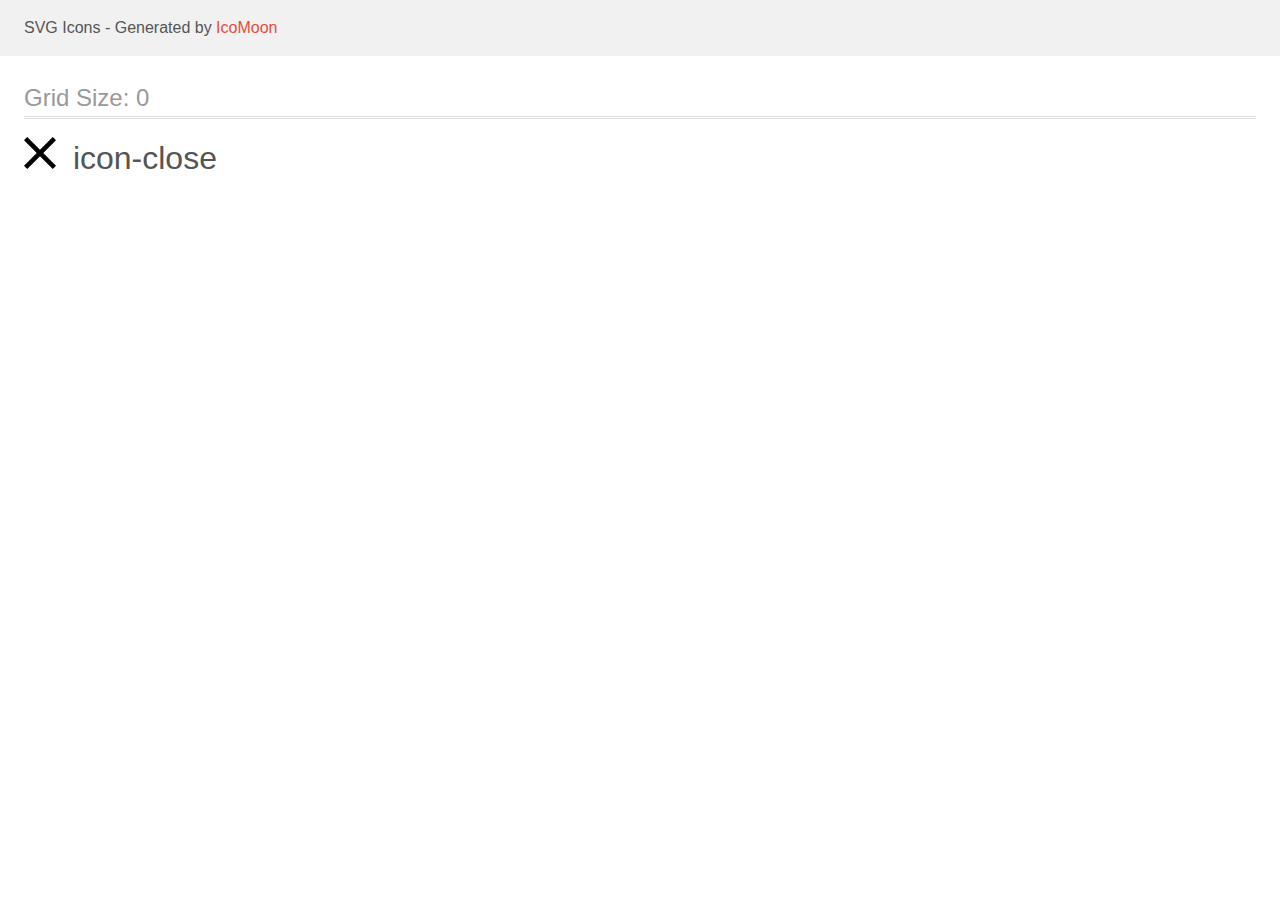
<file: pictures/icons/icomoon2/demo.html>
<!doctype html>
<html>
<head>
    <title>IcoMoon - SVG Icons</title>
    <meta charset="utf-8">
    <meta name="viewport" content="width=device-width, initial-scale=1">
    <link rel="stylesheet" href="demo-files/demo.css">
    <link rel="stylesheet" href="style.css">
</head>
<body>
<svg aria-hidden="true" style="position: absolute; width: 0; height: 0; overflow: hidden;" version="1.1" xmlns="http://www.w3.org/2000/svg" xmlns:xlink="http://www.w3.org/1999/xlink">
<defs>
<symbol id="icon-close" viewBox="0 0 32 32">
<path d="M32 3.223l-3.223-3.223-12.777 12.777-12.777-12.777-3.223 3.223 12.777 12.777-12.777 12.777 3.223 3.223 12.777-12.777 12.777 12.777 3.223-3.223-12.777-12.777 12.777-12.777z"></path>
</symbol>
</defs>
</svg>

<header class="bgc1 clearfix">
<div class="mhl">
    <p>SVG Icons - Generated by <a href="https://icomoon.io/app">IcoMoon</a></p>
</div>
</header>
    <div class="clearfix mhl ptl">
        <h1 class="mvm mtn fgc1">Grid Size: 0</h1>
        <div class="glyph fs1">
            <div class="clearfix pbs">
                <svg class="icon icon-close"><use xlink:href="#icon-close"></use></svg><span class="name"> icon-close</span>
            </div>
        </div>
  </div>
<script defer src="svgxuse.js"></script>
</body>
</html>
</file>
<file: css/common.css>
:root {
  --primary-text-color: #757575;
  --title-text-color: #212121;
  --accent-color: #2196f3;
  --primary-white-color: #ffffff;
  --secondary-bg-color: #f5f4fa;
  --third-bg-color: #2f303a;
  --icon-color: #afb1b8;

  --timing-function: cubic-bezier(0.4, 0, 0.2, 1);
}
/* Утиліти */
body {
  color: var(--primary-text-color);
  background-color: var(--primary-white-color);

  font-family: 'Roboto', sans-serif;
  letter-spacing: 0.03em;
}
.container {
  margin-left: auto;
  margin-right: auto;
  padding-left: 15px;
  padding-right: 15px;
  width: 1200px;
  /* outline: 2px solid tomato; */
}
.visually-hidden {
  position: absolute;
  width: 1px;
  height: 1px;
  margin: -1px;
  border: 0;
  padding: 0;

  white-space: nowrap;
  clip-path: inset(100%);
  clip: rect(0 0 0 0);
  overflow: hidden;
}

img {
  display: block;
  max-width: 100%;
  height: auto;
}
.list {
  margin: 0;
  padding: 0;
  list-style: none;
}
/* Section */
.section {
  padding-top: 94px;
  padding-bottom: 94px;

  /* background-color: green; */
}
.section.no-padding {
  padding-top: 0;
  padding-bottom: 0;
}
.section-title {
  margin-top: 0;
  margin-bottom: 50px;

  color: var(--title-text-color);

  font-size: 36px;
  line-height: 1.17;
  text-align: center;
}
/* Page header */

.head-box {
  display: flex;
  align-items: center;
}

.logo {
  color: var(--accent-color);

  text-decoration: none;
  font-family: 'Raleway', sans-serif;
  font-weight: 700;
  font-size: 26px;
  line-height: 1.19;
}
.logo span {
  color: var(--title-text-color);

  text-decoration: none;
  font-family: 'Raleway', sans-serif;
  font-weight: 700;
  font-size: 26px;
  line-height: 1.19;
}

/* Site nav */
.site-nav {
  margin-left: 93px;
}
.nav-list {
  display: flex;
}

.nav-list .item:not(:last-child) {
  margin-right: 50px;
}

.nav-list .link {
  position: relative;
  padding-top: 34.5px;
  padding-bottom: 33.5px;

  color: var(--title-text-color);

  text-decoration: none;
  font-weight: 500;
  font-size: 14px;
  line-height: 1.14;
  letter-spacing: 0.02em;

  transition: color 250ms var(--timing-function);
}

.nav-list .link:hover,
.nav-list .link:focus {
  color: var(--accent-color);
}
.nav-list .link.current {
  color: var(--accent-color);
}

.link.current::after {
  position: absolute;
  bottom: 0;
  content: '';
  display: block;

  background: var(--accent-color);
  width: 100%;
  height: 4px;
  border-radius: 2px;

  transition: opacity 250ms var(--timing-function);
}
/* Контакти хедера*/

.header-contacts {
  display: flex;
  align-items: center;
  margin-left: auto;
}

.header-contacts .icon {
  margin-right: 10px;
  fill: currentColor;
}

.header-contacts .link {
  display: flex;
  align-items: center;
  padding-top: 32px;
  padding-bottom: 32px;

  color: var(--primary-text-color);

  text-decoration: none;
  font-style: normal;
  font-weight: 500;
  font-size: 14px;
  line-height: 1.14;
  letter-spacing: 0.02em;

  transition: color 250ms var(--timing-function);
}

.header-contacts .item + .item {
  margin-left: 50px;
}

.header-contacts .link:hover,
.header-contacts .link:focus {
  color: var(--accent-color);
}
/* Подвал */

.basement {
  padding-top: 60px;
  padding-bottom: 60px;
  background-color: var(--third-bg-color);
}

.footer-box {
  display: flex;
  align-items: baseline;
}

.contacts-box {
  margin-right: 70px;
}

.footer-logo {
  display: inline-block;
  margin-bottom: 20px;

  color: var(--accent-color);

  text-decoration: none;
  font-family: 'Raleway', sans-serif;
  font-weight: 700;
  font-size: 26px;
  line-height: 1.19;
}

.footer-logo span {
  color: var(--primary-white-color);

  text-decoration: none;
  font-family: 'Raleway', sans-serif;
  font-weight: 700;
  font-size: 26px;
  line-height: 1.19;
}
.footer-contacts .address {
  display: inline-block;
  margin-top: 0;
  margin-bottom: 9px;

  color: var(--primary-white-color);

  text-decoration: none;
  font-style: normal;
  font-size: 14px;
  line-height: 1.17;
}
.site-contacts .item:not(:last-child) {
  margin-bottom: 9px;
}

.footer-contacts .link {
  color: rgba(255, 255, 255, 0.6);

  text-decoration: none;
  font-style: normal;
  font-size: 14px;
  line-height: 1.17;

  transition: color 250ms var(--timing-function);
}

.site-contacts .link:hover,
.site-contacts .link:focus {
  color: var(--accent-color);
}

/* Соцмережі */

.networks-title {
  display: inline-block;
  margin-bottom: 20px;

  color: var(--primary-white-color);

  font-size: 14px;
  line-height: 1.14;
  text-transform: uppercase;
}

.footer-networks {
  display: flex;
}

.footer-networks .icon {
  fill: var(--primary-white-color);
}

.footer-networks .item:not(:last-child) {
  margin-right: 10px;
}

.footer-networks .link {
  display: inline-block;
  display: flex;
  align-items: center;
  justify-content: center;
  height: 44px;
  width: 44px;

  --networks-bg-color: rgba(255, 255, 255, 0.1);
  background-color: var(--networks-bg-color);

  border-radius: 50%;

  transition: background-color 250ms var(--timing-function);
}

.footer-networks .link:hover,
.footer-networks .link:focus {
  background-color: var(--accent-color);
}
</file>
<file: css/main.css>
/* колір основного текста #757575 */
/* вторинний колір текста #212121 */
/* білий колір #FFFFFF */
/* акцент #2196F3 */
/* колір контактів в підвалі rgba(255, 255, 255, 0.6) */
/* головний колір фона #ffffff */
/* вторинний колір фона #F5F4FA  */
/* третій колір фона #2F303A */

/* Site-hero */
.hero {
  margin-left: auto;
  margin-right: auto;
  padding-top: 200px;
  padding-bottom: 200px;
  text-align: center;

  background-image: linear-gradient(
      to right,
      rgba(47, 48, 58, 0.4),
      rgba(47, 48, 58, 0.4)
    ),
    url(../pictures/bg-img/bg-Img.jpg);

  background-color: var(--third-bg-color);
  background-position: center;

  max-width: 1600px;
  height: 600px;
  /* outline: 1px solid black; */
}

.hero-title {
  margin-top: 0;
  margin-bottom: 30px;

  color: var(--primary-white-color);

  font-weight: 900;
  font-size: 44px;
  line-height: 1.36;
  letter-spacing: 0.06em;
  text-transform: uppercase;
}

/* Button */
.button {
  display: inline-flex;
  border-radius: 4px;
  padding: 10px 32px;
  min-width: 200px;

  color: var(--title-text-color);
  background-color: var(--secondary-bg-color);

  border-color: transparent;
  font-family: inherit;

  text-decoration: none;
  font-weight: 700;
  font-size: 16px;
  line-height: 1.87;
  letter-spacing: 0.06em;

  transition: color 250ms var(--timing-function),
    background-color 250ms var(--timing-function);
}

.button:hover,
.button:focus {
  color: var(--primary-white-color);
  background-color: var(--accent-color);
  border-color: transparent;
  cursor: pointer;
}

/* Преймущества  */

.features {
  padding-bottom: 0px;
}

.features-list {
  display: flex;
  justify-content: space-between;
}

.features-list .icon {
  display: block;
}

.features-list .item {
  width: calc((100% - 90px) / 4);
}

.features-list .thumb {
  display: flex;
  align-items: center;
  justify-content: center;
  margin-bottom: 30px;
  background-color: var(--secondary-bg-color);
  border-radius: 4px;
  width: 270px;
  height: 120px;
  /* outline: 1px solid red; */
}

.features-container .list-title {
  margin-top: 0;
  margin-bottom: 10px;

  color: var(--title-text-color);

  font-size: 14px;
  line-height: 1.14;
  letter-spacing: 0.03em;
  text-transform: uppercase;
}

.features-container .text {
  margin-top: 0;
  margin-bottom: 0;
  font-size: 14px;
  line-height: 1.71;
}

/* Деятельность */

.activity-list {
  display: flex;
  justify-content: space-between;
}
.activity-thumb {
  position: relative;
}

.activity-overlay {
  display: flex;
  justify-content: center;
  align-items: center;
  bottom: 0;

  position: absolute;
  background: rgba(47, 48, 58, 0.8);

  width: 370px;
  height: 70px;
}

.activity-text {
  font-weight: 700;
  font-size: 14px;
  line-height: 1.14;
  text-transform: uppercase;

  color: var(--primary-white-color);
}
/* Персонал */

.stuff {
  background-color: var(--secondary-bg-color);
}

.team {
  display: flex;
  justify-content: space-between;
}

.team > .item {
  box-shadow: 0px 1px 3px rgba(0, 0, 0, 0.12), 0px 1px 1px rgba(0, 0, 0, 0.14),
    0px 2px 1px rgba(0, 0, 0, 0.2);
  border-radius: 0px 0px 4px 4px;
  overflow: hidden;
}

.team .title {
  margin-top: 0;
  margin-bottom: 10px;

  color: var(--title-text-color);

  font-weight: 500;
  font-size: 16px;
  line-height: 1.19;
  text-align: center;
}

.team .text {
  margin-top: 0;
  margin-bottom: 16px;

  font-size: 16px;
  line-height: 1.19;
  text-align: center;
}
.team .info {
  padding-top: 30px;
  padding-bottom: 16px;

  background: var(--primary-white-color);
}

.networks {
  display: flex;
  justify-content: center;
}

.networks .link {
  display: inline-block;
  display: flex;
  align-items: center;
  justify-content: center;

  color: var(--icon-color);

  height: 44px;
  width: 44px;
  border-radius: 50%;

  transition: background-color 250ms var(--timing-function),
    color 250ms var(--timing-function);
}

.networks .icon {
  fill: currentColor;
}

.networks .link:hover,
.networks .link:hover {
  color: var(--primary-white-color);
  background-color: var(--accent-color);
}

/* Клиенты */

.clients-list {
  display: flex;
  justify-content: space-between;
}

.clients-list .clients-box {
  display: flex;
  justify-content: center;
  align-items: center;

  color: var(--icon-color);
  border: 1px solid var(--icon-color);
  border-radius: 4px;
  width: 170px;
  height: 90px;

  transition: border-color 250ms var(--timing-function);
  /* outline: 1px solid tomato; */
}

.fix-size-company {
  padding: 20px;
}

.fix-size-company-5 {
  padding: 15px;
}

.clients-list .link {
  color: currentColor;
  transition: color 250ms var(--timing-function);
}

.clients-list .item {
  width: calc((100% - 150px) / 6);
}

.clients-list .icon {
  display: block;
  fill: currentColor;
}

.clients-list .clients-box:hover {
  color: var(--accent-color);
  border-color: var(--accent-color);
}

/* Модельное окно */

.backdrop {
  position: fixed;
  top: 0;
  left: 0;
  width: 100%;
  height: 100%;
  background: rgba(0, 0, 0, 0.2);
  opacity: 1;
  transition: opacity 250ms var(--timing-function);
}

.backdrop.is-hidden {
  opacity: 0;
  pointer-events: none;
}

.modal {
  position: absolute;
  top: 50%;
  left: 50%;
  text-align: right;
  padding: 8px;

  background: var(--primary-white-color);
  box-shadow: 0px 1px 3px rgba(0, 0, 0, 0.12), 0px 1px 1px rgba(0, 0, 0, 0.14),
    0px 2px 1px rgba(0, 0, 0, 0.2);
  border-radius: 4px;

  min-width: 528px;
  min-height: 581px;

  transform: scale(1) translate(-50%, -50%);
  transition: transform 250ms var(--timing-function);
}

.backdrop.is-hidden .modal {
  transform: scale(0.9) translate(-50%, -50%);
}
.modal-btn {
  /* display: inline-block; */
  padding: 5px 9px;
  background: transparent;
  border: 1px solid rgba(0, 0, 0, 0.1);
  border-radius: 50%;
  cursor: pointer;
}
.icon-close {
  fill: currentColor;
}
.modal-btn:hover {
  color: var(--primary-white-color);
  background: var(--accent-color);
  border-color: var(--primary-white-color);
}
</file>
<file: css/portfolio.css>
/* колір основного текста #757575 */
/* вторинний колір текста #212121 */
/* білий колір #FFFFFF */
/* акцент #2196F3 */
/* колір контактів в підвалі rgba(255, 255, 255, 0.6) */
/* головний колір фона #ffffff */
/* вторинний колір фона  #2F303A */
/* колір фона кнопок #F5F4FA */

/* Фільтри */
.filter {
  margin-bottom: 50px;
  display: flex;
  justify-content: center;
}
.filter .item:not(:last-child) {
  margin-right: 8px;
}
.filter.list .filter-button {
  display: inline-flex;
  border-radius: 4px;
  padding: 6px 22px;
  min-width: 73px;

  color: var(--title-text-color);
  background-color: var(--secondary-bg-color);
  border-color: transparent;
  font-family: inherit;

  text-decoration: none;
  font-weight: 500;
  font-size: 16px;
  line-height: 1.62;
  text-align: center;

  transition: color 250ms var(--timing-function),
    background-color 250ms var(--timing-function),
    box-shadow 250ms var(--timing-function);
}

.filter.list .filter-button:hover,
.filter.list .filter-button:focus {
  color: var(--primary-white-color);
  background-color: var(--accent-color);
  border-color: transparent;
  box-shadow: 0px 3px 1px rgba(0, 0, 0, 0.1), 0px 1px 2px rgba(0, 0, 0, 0.08),
    0px 2px 2px rgba(0, 0, 0, 0.12);
  cursor: pointer;
}
/* Основний контент */

.portfolio-header {
  border-bottom: 1px solid #ececec;
}

.main-content {
  display: flex;
  flex-wrap: wrap;
}

.main-content > .item {
  margin-right: 30px;
  margin-bottom: 30px;
  text-decoration: none;
  width: calc((100% - 60px) / 3);

  transition: box-shadow 250ms var(--timing-function);
  /* background-color: tomato; */
}

.main-content > .item:hover {
  box-shadow: 0px 1px 1px rgba(0, 0, 0, 0.12), 0px 4px 4px rgba(0, 0, 0, 0.06),
    1px 4px 6px rgba(0, 0, 0, 0.16);
}

.main-content .link {
  text-decoration: none;
}

.main-content .title {
  margin-top: 0;
  margin-bottom: 10px;

  color: var(--title-text-color);
  font-size: 18px;
  line-height: 2;
}

.main-content .text {
  margin-top: 0;
  margin-bottom: 0;
  color: var(--primary-text-color);
  font-size: 16px;
  line-height: 1.87;
}

.main-content .item:nth-child(3n) {
  margin-right: 0;
}
.main-content .item:nth-last-child(-n + 3) {
  margin-bottom: 0;
}
.main-content .description {
  padding: 20px 24px;

  border: 1px solid #eeeeee;
  border-top-color: transparent;
}

.main-content .thumb {
  position: relative;
  overflow: hidden;
}

/* .main-content .thumb:before {
  display: inline-block;
  content: '';
  position: absolute;
  width: 100%;
  height: 100%;
  background: var(--accent-color);
  opacity: 0.9;
  transform: translatey(100%);
  transition: transform 250ms var(--timing-function);
}

.main-content .link:hover .thumb::before,
.main-content .link:focus .thumb::before {
  transform: translatey(0);
} */

.main-content .overlay {
  position: absolute;
  top: 0;
  bottom: 0;
  width: 100%;
  height: 100%;
  background-color: var(--accent-color);
  opacity: 0.9;

  transform: translatey(100%);
  transition: transform 250ms var(--timing-function);
}

.overlay .text {
  padding: 63px 24px;

  color: var(--primary-white-color);
  font-size: 18px;
  line-height: 28px;
}
.main-content .link:hover .overlay,
.main-content .link:focus .overlay {
  transform: translatey(0);
}
</file>
<file: pictures/icons/icomoon/demo-files/demo.css>
body {
  padding: 0;
  margin: 0;
  font-family: sans-serif;
  font-size: 1em;
  line-height: 1.5;
  color: #555;
  background: #fff;
}
h1 {
  font-size: 1.5em;
  font-weight: normal;
  box-shadow: 0 1px #ddd, 0 2px #fff, 0 3px #ddd;
}
small {
  font-size: .66666667em;
}
a {
  color: #e74c3c;
  text-decoration: none;
}
a:hover, a:focus {
  box-shadow: 0 1px #e74c3c;
}
.bshadow0, input {
  box-shadow: inset 0 -2px #e7e7e7;
}
input:hover {
  box-shadow: inset 0 -2px #ccc;
}
input, fieldset {
  font-size: 1em;
  margin: 0;
  padding: 0;
  border: 0;
}
input {
  color: inherit;
  line-height: 1.5;
  height: 1.5em;
  padding: .25em 0;
}
input:focus {
  outline: none;
  box-shadow: inset 0 -2px #449fdb;
}
.glyph {
  font-size: 16px;
  margin-right: 1.5em;
  float: left;
  width: 6em;
}
svg {
  color: #000;
}
.liga {
  width: 80%;
  width: calc(100% - 2.5em);
}
.talign-right {
  text-align: right;
}
.talign-center {
  text-align: center;
}
.bgc1 {
  background: #f1f1f1;
}
.fgc0 {
  color: #000;
}
.fgc1 {
  color: #999;
}
p {
  margin-top: 1em;
  margin-bottom: 1em;
}
.mvm {
  margin-top: .75em;
  margin-bottom: .75em;
}
.mtn {
  margin-top: 0;
}
.mtl, .mal {
  margin-top: 1.5em;
}
.mbl, .mal {
  margin-bottom: 1.5em;
}
.mal, .mhl {
  margin-left: 1.5em;
  margin-right: 1.5em;
}
.mhmm {
  margin-left: 1em;
  margin-right: 1em;
}
.ptl {
  padding-top: 1.5em;
}
.pbs, .pvs {
  padding-bottom: .25em;
}
.pvs, .pts {
  padding-top: .25em;
}
.unit {
  float: left;
}
.unitRight {
  float: right;
}
.size1of2 {
  width: 50%;
}
.size1of1 {
  width: 100%;
}
.clearfix:before, .clearfix:after {
  content: " ";
  display: table;
}
.clearfix:after {
  clear: both;
}
.hidden-true {
  display: none;
}
.textbox0 {
  width: 3em;
  background: #f1f1f1;
  padding: .25em .5em;
  line-height: 1.5;
  height: 1.5em;
}
.fs0 {
  font-size: 16px;
}
.fs1 {
  font-size: 32px;
}
.name {
  font-size: 0.5em;
  margin-left: 1em;
}
</file>
<file: pictures/icons/icomoon/style.css>
.icon {
  display: inline-block;
  width: 1em;
  height: 1em;
  stroke-width: 0;
  stroke: currentColor;
  fill: currentColor;
}

/* ==========================================
Single-colored icons can be modified like so:
.icon-name {
  font-size: 32px;
  color: red;
}
========================================== */
</file>
<file: pictures/icons/icomoon2/demo-files/demo.css>
body {
  padding: 0;
  margin: 0;
  font-family: sans-serif;
  font-size: 1em;
  line-height: 1.5;
  color: #555;
  background: #fff;
}
h1 {
  font-size: 1.5em;
  font-weight: normal;
  box-shadow: 0 1px #ddd, 0 2px #fff, 0 3px #ddd;
}
small {
  font-size: .66666667em;
}
a {
  color: #e74c3c;
  text-decoration: none;
}
a:hover, a:focus {
  box-shadow: 0 1px #e74c3c;
}
.bshadow0, input {
  box-shadow: inset 0 -2px #e7e7e7;
}
input:hover {
  box-shadow: inset 0 -2px #ccc;
}
input, fieldset {
  font-size: 1em;
  margin: 0;
  padding: 0;
  border: 0;
}
input {
  color: inherit;
  line-height: 1.5;
  height: 1.5em;
  padding: .25em 0;
}
input:focus {
  outline: none;
  box-shadow: inset 0 -2px #449fdb;
}
.glyph {
  font-size: 16px;
  margin-right: 1.5em;
  float: left;
  width: 17em;
}
svg {
  color: #000;
}
.liga {
  width: 80%;
  width: calc(100% - 2.5em);
}
.talign-right {
  text-align: right;
}
.talign-center {
  text-align: center;
}
.bgc1 {
  background: #f1f1f1;
}
.fgc0 {
  color: #000;
}
.fgc1 {
  color: #999;
}
p {
  margin-top: 1em;
  margin-bottom: 1em;
}
.mvm {
  margin-top: .75em;
  margin-bottom: .75em;
}
.mtn {
  margin-top: 0;
}
.mtl, .mal {
  margin-top: 1.5em;
}
.mbl, .mal {
  margin-bottom: 1.5em;
}
.mal, .mhl {
  margin-left: 1.5em;
  margin-right: 1.5em;
}
.mhmm {
  margin-left: 1em;
  margin-right: 1em;
}
.ptl {
  padding-top: 1.5em;
}
.pbs, .pvs {
  padding-bottom: .25em;
}
.pvs, .pts {
  padding-top: .25em;
}
.unit {
  float: left;
}
.unitRight {
  float: right;
}
.size1of2 {
  width: 50%;
}
.size1of1 {
  width: 100%;
}
.clearfix:before, .clearfix:after {
  content: " ";
  display: table;
}
.clearfix:after {
  clear: both;
}
.hidden-true {
  display: none;
}
.textbox0 {
  width: 3em;
  background: #f1f1f1;
  padding: .25em .5em;
  line-height: 1.5;
  height: 1.5em;
}
.fs0 {
  font-size: 16px;
}
.fs1 {
  font-size: 32px;
}
.name {
  margin-left: .25em;
}
</file>
<file: pictures/icons/icomoon2/style.css>
.icon {
  display: inline-block;
  width: 1em;
  height: 1em;
  stroke-width: 0;
  stroke: currentColor;
  fill: currentColor;
}

/* ==========================================
Single-colored icons can be modified like so:
.icon-name {
  font-size: 32px;
  color: red;
}
========================================== */
</file>
